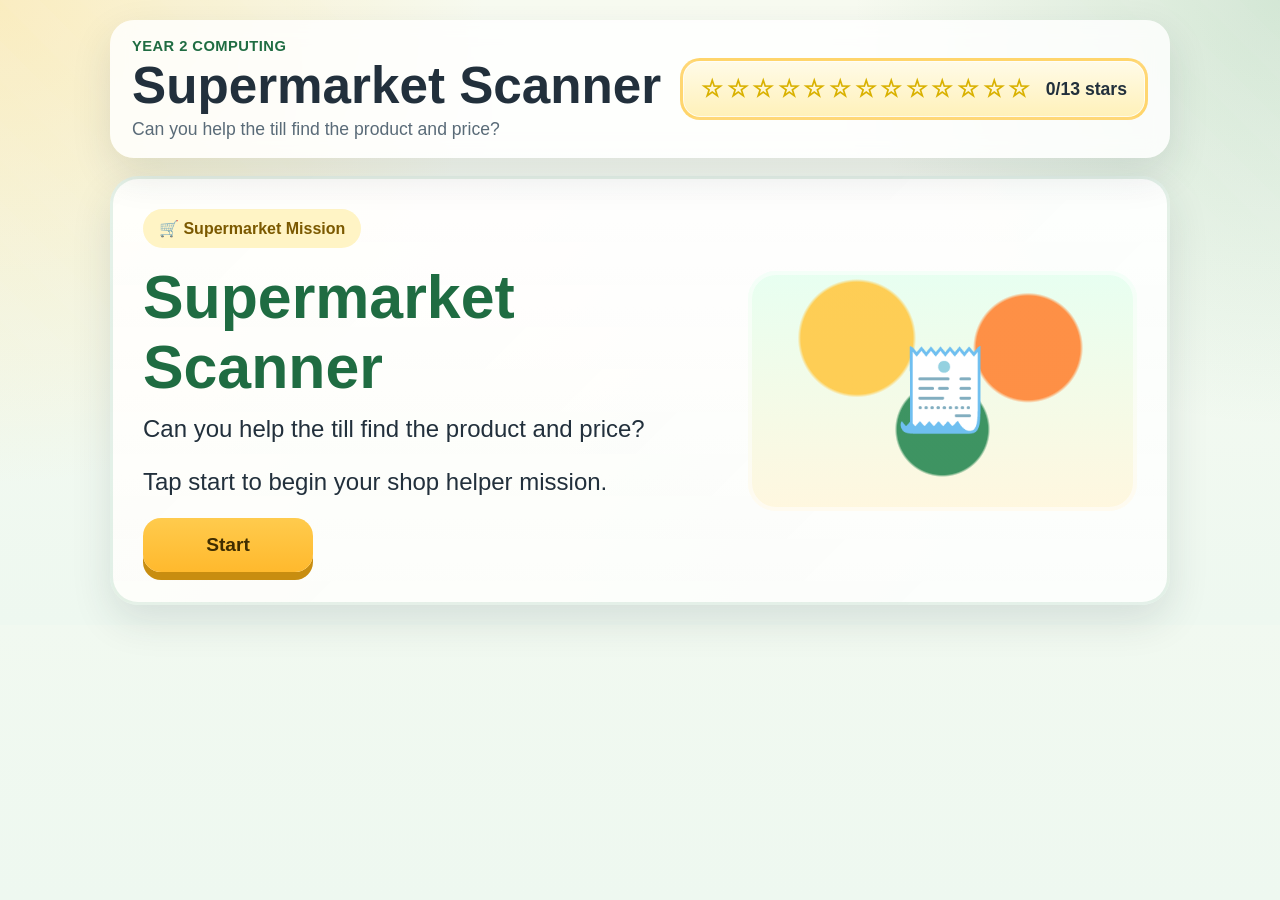
<file: Barcode Scanner/index.html>
<!DOCTYPE html>
<html lang="en">
<head>
  <meta charset="UTF-8" />
  <meta name="viewport" content="width=device-width, initial-scale=1.0" />
  <title>Supermarket Scanner</title>
  <style>
    :root {
      --bg: #f7f9ef;
      --panel: #ffffff;
      --panel-2: #fff7e1;
      --ink: #22303c;
      --muted: #5a6b78;
      --green: #2e8b57;
      --green-dark: #1f6c42;
      --yellow: #ffcb4d;
      --orange: #ff8a3d;
      --red: #d95c5c;
      --shadow: 0 16px 40px rgba(34, 48, 60, 0.12);
      --radius: 24px;
    }

    * { box-sizing: border-box; }

    html, body {
      margin: 0;
      min-height: 100%;
      font-family: "Trebuchet MS", "Verdana", sans-serif;
      background:
        radial-gradient(circle at top left, rgba(255, 203, 77, 0.30), transparent 34%),
        radial-gradient(circle at top right, rgba(46, 139, 87, 0.18), transparent 30%),
        linear-gradient(180deg, #f8fbf1 0%, #eef8f0 100%);
      color: var(--ink);
    }

    body {
      position: relative;
      overflow-x: hidden;
    }

    body::before {
      content: "";
      position: fixed;
      inset: 0;
      background-image:
        linear-gradient(45deg, rgba(255,255,255,0.16) 25%, transparent 25%, transparent 50%, rgba(255,255,255,0.16) 50%, rgba(255,255,255,0.16) 75%, transparent 75%, transparent);
      background-size: 80px 80px;
      opacity: 0.22;
      pointer-events: none;
      z-index: 0;
    }

    .shell {
      position: relative;
      z-index: 1;
      max-width: 1100px;
      margin: 0 auto;
      padding: 20px;
    }

    .topbar {
      display: flex;
      justify-content: space-between;
      align-items: center;
      gap: 16px;
      padding: 18px 22px;
      margin-bottom: 18px;
      border-radius: var(--radius);
      background: rgba(255,255,255,0.82);
      box-shadow: var(--shadow);
      backdrop-filter: blur(10px);
    }

    .eyebrow {
      margin: 0 0 6px;
      font-size: 0.92rem;
      letter-spacing: 0.03em;
      color: var(--green-dark);
      font-weight: 700;
      text-transform: uppercase;
    }

    h1 {
      margin: 0;
      font-size: clamp(2rem, 4vw, 3.2rem);
      line-height: 1;
    }

    .subtitle {
      margin: 8px 0 0;
      color: var(--muted);
      font-size: 1.1rem;
    }

    .star-meter {
      min-width: 156px;
      display: flex;
      align-items: center;
      gap: 12px;
      padding: 14px 18px;
      border-radius: 20px;
      background: linear-gradient(180deg, #fffbe8, #fff1b9);
      border: 3px solid rgba(255, 203, 77, 0.72);
      box-shadow: inset 0 0 0 1px rgba(255,255,255,0.7);
      font-weight: 700;
      font-size: 1.1rem;
      white-space: nowrap;
    }

    .stars {
      font-size: 1.5rem;
      letter-spacing: 0.15em;
      color: #d9b100;
    }

    main {
      display: block;
    }

    .panel {
      background: rgba(255,255,255,0.9);
      border-radius: calc(var(--radius) + 4px);
      box-shadow: var(--shadow);
      padding: clamp(18px, 3vw, 30px);
      border: 3px solid rgba(46, 139, 87, 0.12);
    }

    .hero {
      background:
        linear-gradient(180deg, rgba(255,255,255,0.94), rgba(255,255,255,0.9)),
        linear-gradient(135deg, rgba(255, 203, 77, 0.22), rgba(46, 139, 87, 0.12));
    }

    .hero-grid {
      display: grid;
      grid-template-columns: 1.2fr 0.8fr;
      gap: 22px;
      align-items: center;
    }

    .hero-art {
      min-height: 240px;
      border-radius: 28px;
      background:
        radial-gradient(circle at 28% 28%, rgba(255, 203, 77, 0.95) 0 17%, transparent 18%),
        radial-gradient(circle at 72% 32%, rgba(255, 138, 61, 0.95) 0 16%, transparent 17%),
        radial-gradient(circle at 50% 66%, rgba(46, 139, 87, 0.92) 0 18%, transparent 19%),
        linear-gradient(180deg, #e7fff1, #fff7df);
      display: grid;
      place-items: center;
      text-align: center;
      font-size: clamp(3.2rem, 10vw, 5rem);
      box-shadow: inset 0 0 0 4px rgba(255,255,255,0.55);
    }

    .mission-title {
      margin: 0 0 10px;
      font-size: clamp(2.2rem, 5vw, 3.8rem);
      color: var(--green-dark);
    }

    .big-text {
      font-size: clamp(1.2rem, 2.4vw, 1.5rem);
      line-height: 1.45;
      margin: 0 0 18px;
      color: var(--ink);
    }

    .badge {
      display: inline-flex;
      align-items: center;
      gap: 8px;
      border-radius: 999px;
      padding: 10px 16px;
      background: #fff4c5;
      color: #7b5900;
      font-weight: 700;
      margin-bottom: 14px;
    }

    .button-row {
      display: flex;
      flex-wrap: wrap;
      gap: 12px;
      align-items: center;
    }

    button {
      border: 0;
      border-radius: 18px;
      font: inherit;
      cursor: pointer;
      transition: transform 0.15s ease, box-shadow 0.15s ease, background 0.15s ease;
    }

    button:hover { transform: translateY(-2px); }
    button:active { transform: translateY(0); }
    button:focus-visible {
      outline: 4px solid rgba(255, 138, 61, 0.4);
      outline-offset: 3px;
    }

    .btn-primary {
      background: linear-gradient(180deg, #ffcb4d, #ffb92d);
      color: #3f2d00;
      font-weight: 800;
      box-shadow: 0 8px 0 #c88d10;
      padding: 16px 24px;
      min-width: 170px;
      font-size: 1.2rem;
    }

    .btn-secondary {
      background: linear-gradient(180deg, #e9f7ef, #d1f0de);
      color: #0f4c2f;
      font-weight: 800;
      box-shadow: 0 8px 0 #9dd1b2;
      padding: 16px 22px;
      min-width: 170px;
      font-size: 1.1rem;
    }

    .btn-option {
      background: linear-gradient(180deg, #ffffff, #f4faf6);
      border: 3px solid #dce8df;
      color: var(--ink);
      font-weight: 700;
      padding: 16px 18px;
      min-height: 72px;
      width: 100%;
      text-align: left;
      box-shadow: 0 6px 0 rgba(34, 48, 60, 0.08);
    }

    .btn-option.correct {
      background: linear-gradient(180deg, #dcfbe9, #c8f3d8);
      border-color: #71c78e;
    }

    .btn-option.wrong {
      background: linear-gradient(180deg, #fff1f1, #ffe1e1);
      border-color: #ef9898;
    }

    .btn-option:disabled {
      cursor: default;
      opacity: 0.95;
      transform: none;
    }

    .section-title {
      margin: 0 0 10px;
      font-size: clamp(1.6rem, 3vw, 2.3rem);
      color: var(--green-dark);
    }

    .section-note {
      margin: 0 0 18px;
      color: var(--muted);
      font-size: 1.08rem;
      line-height: 1.5;
    }

    .diagram {
      display: grid;
      grid-template-columns: repeat(11, minmax(0, 1fr));
      gap: 12px;
      align-items: center;
      margin: 18px 0 20px;
    }

    .diagram-part {
      grid-column: span 2;
      min-height: 90px;
      padding: 14px 10px;
      border-radius: 20px;
      background: linear-gradient(180deg, #ffffff, #f5fbf7);
      border: 3px solid #dbe9df;
      font-weight: 800;
      text-align: center;
      box-shadow: 0 6px 0 rgba(34, 48, 60, 0.06);
    }

    .diagram-part.active {
      background: linear-gradient(180deg, #fff7cc, #ffe9a5);
      border-color: #ffcb4d;
    }

    .diagram-arrow {
      grid-column: span 1;
      text-align: center;
      font-size: 2rem;
      color: var(--green-dark);
      font-weight: 800;
    }

    .explain-box {
      margin-top: 10px;
      padding: 18px;
      background: var(--panel-2);
      border-radius: 20px;
      border: 3px dashed rgba(255, 138, 61, 0.35);
      min-height: 74px;
      font-size: 1.14rem;
      line-height: 1.4;
      display: flex;
      align-items: center;
    }

    .grid-2 {
      display: grid;
      grid-template-columns: 1fr 1fr;
      gap: 18px;
      align-items: start;
    }

    .product-card, .receipt-card, .quiz-card {
      background: linear-gradient(180deg, #ffffff, #f8fffb);
      border: 3px solid #ddeadd;
      border-radius: 24px;
      padding: 20px;
      box-shadow: 0 8px 0 rgba(34, 48, 60, 0.06);
    }

    .product-card h3, .receipt-card h3, .quiz-card h3 {
      margin: 0 0 10px;
      font-size: 1.5rem;
      color: var(--green-dark);
    }

    .barcode {
      display: inline-block;
      margin-top: 8px;
      padding: 10px 14px;
      border-radius: 14px;
      background: #eef7ff;
      border: 2px solid #b7d9ff;
      font-weight: 800;
      font-size: 1.2rem;
      letter-spacing: 0.08em;
    }

    .scan-read {
      margin-top: 14px;
      padding: 14px 16px;
      border-radius: 16px;
      background: #f1fff6;
      border: 2px solid #87d5a5;
      font-size: 1.15rem;
      font-weight: 700;
    }

    .product-icon {
      width: 92px;
      height: 92px;
      display: grid;
      place-items: center;
      border-radius: 24px;
      background: linear-gradient(180deg, #fff2c9, #ffe7a2);
      font-size: 3.2rem;
      line-height: 1;
      margin-bottom: 10px;
      box-shadow: inset 0 0 0 3px rgba(255,255,255,0.65);
    }

    .card-disabled {
      opacity: 0.48;
      filter: grayscale(0.9);
    }

    .card-disabled button,
    .card-disabled .btn-option {
      pointer-events: none;
    }

    .till-display {
      min-height: 210px;
      display: grid;
      place-items: center;
      text-align: center;
      padding: 18px;
      border-radius: 22px;
      background: linear-gradient(180deg, #f5f9ff, #edf6ff);
      border: 3px dashed rgba(92, 142, 207, 0.35);
    }

    .till-display.empty {
      color: var(--muted);
      font-weight: 700;
    }

    .till-name {
      font-size: 1.6rem;
      font-weight: 800;
      color: var(--green-dark);
      margin: 8px 0 6px;
    }

    .till-price {
      font-size: clamp(1.8rem, 4vw, 2.6rem);
      font-weight: 900;
      color: #7b5900;
      margin: 0;
    }

    .scan-stack {
      display: grid;
      gap: 14px;
    }

    .scan-card {
      display: grid;
      gap: 12px;
    }

    .scan-card .button-row {
      margin-top: 0;
    }

    .receipt-summary {
      margin-top: 14px;
      padding: 14px;
      border-radius: 18px;
      background: #fffaf0;
      border: 2px solid rgba(255, 203, 77, 0.55);
      font-weight: 700;
    }

    .match-board {
      display: grid;
      grid-template-columns: 1fr 0.95fr;
      gap: 18px;
      align-items: start;
    }

    .match-list {
      display: grid;
      gap: 12px;
    }

    .barcode-list {
      display: grid;
      gap: 12px;
    }

    .match-card {
      display: grid;
      gap: 8px;
      text-align: left;
      width: 100%;
      min-height: 120px;
      padding: 16px;
      border-radius: 22px;
      background: linear-gradient(180deg, #ffffff, #f8fffb);
      border: 3px solid #ddeadd;
      box-shadow: 0 8px 0 rgba(34, 48, 60, 0.06);
    }

    .match-card .match-label {
      margin: 0;
      font-size: 1.05rem;
      color: var(--muted);
      font-weight: 700;
    }

    .barcode-card {
      width: 100%;
      min-height: 96px;
      padding: 14px 16px;
      border-radius: 22px;
      background: linear-gradient(180deg, #ffffff, #f5fbff);
      border: 3px solid #d4e6fb;
      box-shadow: 0 8px 0 rgba(34, 48, 60, 0.06);
      text-align: center;
      font-weight: 900;
      letter-spacing: 0.12em;
    }

    .barcode-card small {
      display: block;
      margin-bottom: 8px;
      letter-spacing: 0.02em;
      color: var(--muted);
      font-weight: 700;
    }

    .match-selected {
      outline: 5px solid rgba(255, 138, 61, 0.3);
      border-color: #ff8a3d;
    }

    .match-complete {
      background: linear-gradient(180deg, #dcfbe9, #c8f3d8);
      border-color: #72c88d;
    }

    .match-pill {
      display: inline-flex;
      align-items: center;
      gap: 8px;
      padding: 9px 14px;
      border-radius: 999px;
      background: #fff5cf;
      font-size: 0.98rem;
      font-weight: 800;
      color: #6c4c00;
      margin-bottom: 10px;
    }

    .choices {
      display: grid;
      grid-template-columns: repeat(3, minmax(0, 1fr));
      gap: 12px;
      margin-top: 16px;
    }

    .feedback {
      margin: 16px 0 0;
      min-height: 1.6em;
      font-size: 1.12rem;
      font-weight: 700;
      color: var(--green-dark);
    }

    .feedback.bad {
      color: var(--red);
    }

    .receipt-list {
      list-style: none;
      padding: 0;
      margin: 0;
      display: grid;
      gap: 10px;
    }

    .receipt-line {
      display: flex;
      justify-content: space-between;
      gap: 16px;
      align-items: center;
      padding: 12px 14px;
      border-radius: 16px;
      background: #fffdf4;
      border: 2px dashed rgba(46, 139, 87, 0.25);
      font-size: 1.05rem;
      font-weight: 700;
    }

    .total-box {
      margin-top: 16px;
      padding: 16px;
      border-radius: 18px;
      background: linear-gradient(180deg, #fff4c5, #ffe69a);
      font-size: 1.25rem;
      font-weight: 800;
      text-align: center;
      color: #594000;
    }

    .receipt-wrap {
      display: grid;
      grid-template-columns: 1fr 1.1fr;
      gap: 18px;
    }

    .question-number {
      margin: 0 0 8px;
      color: var(--orange);
      font-weight: 800;
      font-size: 1rem;
      text-transform: uppercase;
      letter-spacing: 0.04em;
    }

    .quiz-question {
      margin: 0 0 14px;
      font-size: clamp(1.3rem, 2.8vw, 1.8rem);
      line-height: 1.35;
    }

    .final-screen {
      text-align: center;
      background:
        radial-gradient(circle at top, rgba(255, 203, 77, 0.24), transparent 46%),
        linear-gradient(180deg, #ffffff, #f7fff9);
    }

    .final-badge {
      display: inline-block;
      padding: 14px 18px;
      border-radius: 999px;
      background: linear-gradient(180deg, #dcfbe9, #c9f5d9);
      border: 3px solid #72c88d;
      color: #135736;
      font-weight: 800;
      font-size: 1.08rem;
      margin-bottom: 14px;
    }

    .final-title {
      margin: 8px 0 10px;
      font-size: clamp(2.2rem, 6vw, 4rem);
      color: var(--green-dark);
    }

    .final-subtitle {
      margin: 0 auto 20px;
      max-width: 760px;
      font-size: clamp(1.1rem, 2.4vw, 1.4rem);
      line-height: 1.5;
    }

    .final-stars {
      display: inline-flex;
      align-items: center;
      gap: 10px;
      padding: 16px 18px;
      border-radius: 20px;
      background: #fff6cf;
      font-size: 1.2rem;
      font-weight: 800;
      margin-bottom: 18px;
    }

    .hidden {
      display: none !important;
    }

    #confetti {
      position: fixed;
      inset: 0;
      pointer-events: none;
      overflow: hidden;
      z-index: 2;
    }

    .confetti-piece {
      position: absolute;
      top: -20px;
      width: 12px;
      height: 20px;
      border-radius: 4px;
      opacity: 0.95;
      animation: confetti-fall 3.8s linear forwards;
    }

    @keyframes confetti-fall {
      0% { transform: translate3d(0, 0, 0) rotate(0deg); opacity: 1; }
      100% { transform: translate3d(var(--drift), 110vh, 0) rotate(720deg); opacity: 0.95; }
    }

    @media (max-width: 900px) {
      .hero-grid,
      .grid-2,
      .receipt-wrap,
      .match-board {
        grid-template-columns: 1fr;
      }

      .diagram {
        grid-template-columns: repeat(2, minmax(0, 1fr));
      }

      .diagram-part {
        grid-column: span 1;
      }

      .diagram-arrow {
        display: none;
      }
    }

    @media (max-width: 700px) {
      .shell {
        padding: 12px;
      }

      .topbar {
        flex-direction: column;
        align-items: flex-start;
      }

      .choices {
        grid-template-columns: 1fr;
      }

      .btn-primary,
      .btn-secondary {
        width: 100%;
      }
    }
  </style>
</head>
<body>
  <div class="shell">
    <header class="topbar">
      <div>
        <p class="eyebrow">Year 2 Computing</p>
        <h1>Supermarket Scanner</h1>
        <p class="subtitle">Can you help the till find the product and price?</p>
      </div>
      <div class="star-meter" aria-live="polite">
        <span class="stars" id="starVisual" aria-hidden="true">☆☆☆☆☆☆☆☆☆☆☆☆☆</span>
        <span><span id="starCount">0</span>/<span id="starTotal">13</span> stars</span>
      </div>
    </header>

    <main id="app"></main>
  </div>

  <div id="confetti" aria-hidden="true"></div>

    <script>
    // One editable product list for all supermarket activities.
    const PRODUCTS = [
      { name: "Apple Juice", barcode: "1001", price: 25, icon: "🧃" },
      { name: "Banana", barcode: "1002", price: 10, icon: "🍌" },
      { name: "Milk", barcode: "1003", price: 18, icon: "🥛" },
      { name: "Bread", barcode: "1004", price: 30, icon: "🍞" },
      { name: "Eggs", barcode: "1005", price: 42, icon: "🥚" },
      { name: "Rice", barcode: "1006", price: 55, icon: "🍚" },
      { name: "Noodles", barcode: "1007", price: 20, icon: "🍜" },
      { name: "Cereal", barcode: "1008", price: 48, icon: "🥣" },
      { name: "Yogurt", barcode: "1009", price: 22, icon: "🍨" },
      { name: "Orange", barcode: "1010", price: 15, icon: "🍊" },
      { name: "Soap", barcode: "1011", price: 28, icon: "🧼" },
      { name: "Pencil", barcode: "1012", price: 8, icon: "✏️" }
    ];

    const QUIZ_QUESTIONS = [
      {
        question: "Why are barcode scanners useful?",
        options: [
          "They make scanning quicker.",
          "They make food taste better.",
          "They make shops darker."
        ],
        answer: 0
      },
      {
        question: "What does the till do?",
        options: [
          "Finds the product and price.",
          "Paints a picture.",
          "Plays music."
        ],
        answer: 0
      },
      {
        question: "Why is IT helpful in shops?",
        options: [
          "It saves time and helps keep records.",
          "It makes people run.",
          "It hides the products."
        ],
        answer: 0
      }
    ];

    const TOTAL_STARS = 1 + 3 + 6 + QUIZ_QUESTIONS.length;

    const state = {
      screen: "welcome",
      stars: 0,
      runId: 0,
      confettiLaunched: false,
      systemMessage: "",
      seenParts: new Set(),
      activity2: {
        item: null,
        scanning: false,
        solved: false,
        feedback: "",
        feedbackBad: false
      },
      receipt: {
        items: [],
        scanned: {},
        scanning: {},
        lines: [],
        feedback: "",
        feedbackBad: false
      },
      match: {
        products: [],
        barcodes: [],
        selectedProduct: "",
        selectedBarcode: "",
        matched: {},
        feedback: "",
        feedbackBad: false
      },
      quiz: {
        order: [],
        index: 0,
        solvedFlags: {},
        feedback: "",
        feedbackBad: false,
        locked: false
      }
    };

    const app = document.getElementById("app");
    const starCountEl = document.getElementById("starCount");
    const starVisualEl = document.getElementById("starVisual");
    const starTotalEl = document.getElementById("starTotal");
    const confettiEl = document.getElementById("confetti");

    let audioContext = null;

    function shuffleArray(list) {
      const copy = list.slice();
      for (let i = copy.length - 1; i > 0; i -= 1) {
        const j = Math.floor(Math.random() * (i + 1));
        [copy[i], copy[j]] = [copy[j], copy[i]];
      }
      return copy;
    }

    function cloneProduct(product) {
      return { ...product };
    }

    function pickRandomProduct() {
      return shuffleArray(PRODUCTS)[0];
    }

    function pickUniqueProducts(count) {
      return shuffleArray(PRODUCTS).slice(0, count);
    }

    function findProductByBarcode(barcode) {
      return PRODUCTS.find((product) => product.barcode === barcode) || null;
    }

    function updateStars() {
      starTotalEl.textContent = TOTAL_STARS;
      starCountEl.textContent = state.stars;
      starVisualEl.textContent = "⭐".repeat(state.stars) + "☆".repeat(Math.max(0, TOTAL_STARS - state.stars));
    }

    function awardStar(flagContainer, key) {
      if (!flagContainer[key]) {
        flagContainer[key] = true;
        state.stars += 1;
        updateStars();
      }
    }

    function schedule(fn, delay) {
      const token = state.runId;
      window.setTimeout(() => {
        if (state.runId === token) {
          fn();
        }
      }, delay);
    }

    function playBeep() {
      const Context = window.AudioContext || window.webkitAudioContext;
      if (!Context) return;
      if (!audioContext) {
        audioContext = new Context();
      }
      if (audioContext.state === "suspended") {
        audioContext.resume();
      }

      const now = audioContext.currentTime;
      const oscillator = audioContext.createOscillator();
      const gain = audioContext.createGain();
      oscillator.type = "square";
      oscillator.frequency.setValueAtTime(880, now);
      gain.gain.setValueAtTime(0.0001, now);
      gain.gain.exponentialRampToValueAtTime(0.09, now + 0.01);
      gain.gain.exponentialRampToValueAtTime(0.0001, now + 0.18);
      oscillator.connect(gain);
      gain.connect(audioContext.destination);
      oscillator.start(now);
      oscillator.stop(now + 0.2);
    }

    function playMatchSound(kind) {
      const Context = window.AudioContext || window.webkitAudioContext;
      if (!Context) return;
      if (!audioContext) {
        audioContext = new Context();
      }
      if (audioContext.state === "suspended") {
        audioContext.resume();
      }

      const now = audioContext.currentTime;
      const notes = kind === "correct"
        ? [784, 988]
        : [220, 196];
      const durations = kind === "correct"
        ? [0.12, 0.16]
        : [0.14, 0.18];
      const wave = kind === "correct" ? "triangle" : "square";

      notes.forEach((frequency, index) => {
        const oscillator = audioContext.createOscillator();
        const gain = audioContext.createGain();
        const start = now + index * 0.11;
        oscillator.type = wave;
        oscillator.frequency.setValueAtTime(frequency, start);
        gain.gain.setValueAtTime(0.0001, start);
        gain.gain.exponentialRampToValueAtTime(kind === "correct" ? 0.08 : 0.06, start + 0.01);
        gain.gain.exponentialRampToValueAtTime(0.0001, start + durations[index]);
        oscillator.connect(gain);
        gain.connect(audioContext.destination);
        oscillator.start(start);
        oscillator.stop(start + durations[index] + 0.02);
      });
    }

    function createRunState() {
      const scanItem = cloneProduct(pickRandomProduct());
      const receiptItems = pickUniqueProducts(3).map(cloneProduct);
      const matchProducts = pickUniqueProducts(6).map(cloneProduct);

      state.activity2 = {
        item: scanItem,
        scanning: false,
        solved: false,
        feedback: "Tap Scan to read the barcode.",
        feedbackBad: false
      };

      state.receipt = {
        items: receiptItems,
        scanned: {},
        scanning: {},
        lines: [],
        feedback: "Scan each item to build the receipt.",
        feedbackBad: false
      };

      state.match = {
        products: shuffleArray(matchProducts),
        barcodes: shuffleArray(matchProducts.map((product) => product.barcode)),
        selectedProduct: "",
        selectedBarcode: "",
        matched: {},
        feedback: "Match a product card to a barcode card.",
        feedbackBad: false
      };

      state.quiz = {
        order: shuffleArray(QUIZ_QUESTIONS),
        index: 0,
        solvedFlags: {},
        feedback: "Pick one answer.",
        feedbackBad: false,
        locked: false
      };
    }

    function resetGame() {
      state.runId += 1;
      state.screen = "welcome";
      state.stars = 0;
      state.confettiLaunched = false;
      state.systemMessage = "";
      state.seenParts = new Set();
      createRunState();
      confettiEl.innerHTML = "";
      updateStars();
      render();
    }

    function partText(part) {
      const parts = {
        product: "This is what the customer wants to buy.",
        barcode: "The barcode has a code for the product.",
        scanner: "The scanner reads the barcode.",
        till: "The till uses the code to find the product.",
        price: "The computer finds the price.",
        receipt: "The receipt shows what was bought."
      };
      return parts[part] || "";
    }

    function currentQuizItem() {
      return state.quiz.order[state.quiz.index];
    }

    function launchConfetti() {
      confettiEl.innerHTML = "";
      const colors = ["#ffcb4d", "#ff8a3d", "#2e8b57", "#7dd3fc", "#f472b6"];
      const pieces = 70;

      for (let i = 0; i < pieces; i += 1) {
        const piece = document.createElement("span");
        piece.className = "confetti-piece";
        piece.style.left = `${Math.random() * 100}%`;
        piece.style.background = colors[i % colors.length];
        piece.style.setProperty("--drift", `${(Math.random() * 2 - 1) * 160}px`);
        piece.style.animationDelay = `${Math.random() * 0.9}s`;
        piece.style.transform = `rotate(${Math.random() * 180}deg)`;
        piece.style.width = `${8 + Math.random() * 10}px`;
        piece.style.height = `${10 + Math.random() * 16}px`;
        confettiEl.appendChild(piece);
      }
    }

    function renderWelcome() {
      return `
        <section class="panel hero">
          <div class="hero-grid">
            <div>
              <div class="badge">🛒 Supermarket Mission</div>
              <h2 class="mission-title">Supermarket Scanner</h2>
              <p class="big-text">Can you help the till find the product and price?</p>
              <p class="big-text">Tap start to begin your shop helper mission.</p>
              <div class="button-row">
                <button class="btn-primary" data-action="start">Start</button>
              </div>
            </div>
            <div class="hero-art" aria-hidden="true">🧾</div>
          </div>
        </section>
      `;
    }

    function renderSystem() {
      const labels = ["product", "barcode", "scanner", "till", "price", "receipt"];
      return `
        <section class="panel">
          <h2 class="section-title">Activity 1: Meet the system</h2>
          <p class="section-note">Tap each box to learn what it does.</p>

          <div class="diagram" aria-label="Product to receipt diagram">
            ${labels.map((part, index) => `
              <button class="diagram-part ${state.seenParts.has(part) ? "active" : ""}" data-action="part" data-part="${part}">
                ${part.charAt(0).toUpperCase() + part.slice(1)}
              </button>
              ${index < labels.length - 1 ? '<div class="diagram-arrow">→</div>' : ""}
            `).join("")}
          </div>

          <div class="explain-box" role="status" aria-live="polite">
            ${state.systemMessage || "Tap a box to see a simple explanation."}
          </div>

          <div class="button-row" style="margin-top: 18px;">
            <button class="btn-secondary" data-action="next" data-screen="scan">Next</button>
          </div>
        </section>
      `;
    }

    function renderScanItem() {
      const item = state.activity2.item;
      return `
        <section class="panel">
          <h2 class="section-title">Activity 2: Scan the item</h2>
          <p class="section-note">Press Scan. The till will show the product and the price.</p>

          <div class="grid-2">
            <div class="product-card ${state.activity2.solved ? "card-disabled" : ""}">
              <div class="product-icon" aria-hidden="true">${item.icon}</div>
              <h3>${item.name}</h3>
              <p class="section-note" style="margin-bottom: 0;">Barcode: ${item.barcode}</p>
              <div class="button-row" style="margin-top: 16px;">
                <button class="btn-primary" data-action="scan-item" ${state.activity2.scanning || state.activity2.solved ? "disabled" : ""}>
                  ${state.activity2.scanning ? "Beep..." : state.activity2.solved ? "Scanned" : "Scan"}
                </button>
              </div>
              <p class="feedback ${state.activity2.feedbackBad ? "bad" : ""}" aria-live="polite">${state.activity2.feedback}</p>
            </div>

            <div class="product-card">
              <h3>Till display</h3>
              <div class="till-display ${state.activity2.solved ? "" : "empty"}" aria-live="polite">
                ${state.activity2.solved ? `
                  <div>
                    <div class="product-icon" style="margin: 0 auto 10px;">${item.icon}</div>
                    <div class="till-name">${item.name}</div>
                    <p class="till-price">${item.price} baht</p>
                  </div>
                ` : "<span>Waiting for scan.</span>"}
              </div>
              <div class="scan-read" style="margin-top: 14px;">
                ${state.activity2.solved ? `Scanner found ${item.name}.` : "Tap Scan to start."}
              </div>
            </div>
          </div>

          <div class="button-row" style="margin-top: 18px;">
            <button class="btn-secondary" data-action="next" data-screen="receipt" ${!state.activity2.solved ? "disabled" : ""}>Next</button>
          </div>
        </section>
      `;
    }

    function renderReceipt() {
      const total = state.receipt.lines.reduce((sum, line) => sum + line.price, 0);
      const allScanned = state.receipt.lines.length === state.receipt.items.length;

      return `
        <section class="panel">
          <h2 class="section-title">Activity 3: Build the receipt</h2>
          <p class="section-note">Scan 3 items. The receipt updates after each scan.</p>

          <div class="receipt-wrap">
            <div class="scan-stack">
              ${state.receipt.items.map((item) => {
                const scanned = Boolean(state.receipt.scanned[item.barcode]);
                const scanning = Boolean(state.receipt.scanning[item.barcode]);
                return `
                  <div class="product-card scan-card ${scanned ? "card-disabled" : ""}">
                    <div class="product-icon" aria-hidden="true">${item.icon}</div>
                    <h3>${item.name}</h3>
                    <p class="section-note" style="margin-bottom: 0;">Barcode: ${item.barcode}</p>
                    <div class="button-row">
                      <button class="btn-primary" data-action="scan-receipt-item" data-barcode="${item.barcode}" ${scanned || scanning ? "disabled" : ""}>
                        ${scanning ? "Beep..." : scanned ? "Done" : "Scan"}
                      </button>
                    </div>
                    ${scanned ? `<div class="scan-read">Added to receipt: ${item.price} baht</div>` : ""}
                  </div>
                `;
              }).join("")}
            </div>

            <div class="receipt-card">
              <h3>Receipt</h3>
              <ul class="receipt-list">
                ${state.receipt.lines.map((line) => `
                  <li class="receipt-line">
                    <span>${line.icon} ${line.name}</span>
                    <span>${line.price} baht</span>
                  </li>
                `).join("")}
              </ul>
              <div class="total-box">Total: ${total} baht</div>
              <div class="receipt-summary">${allScanned ? "Great! The receipt is complete." : "Scan all 3 items to finish."}</div>
            </div>
          </div>

          <div class="button-row" style="margin-top: 18px;">
            <button class="btn-secondary" data-action="next" data-screen="match" ${!allScanned ? "disabled" : ""}>Next</button>
          </div>
        </section>
      `;
    }

    function renderMatchBarcode() {
      const matchedCount = Object.keys(state.match.matched).length;
      const allMatched = matchedCount === state.match.products.length;

      return `
        <section class="panel">
          <h2 class="section-title">Activity 4: Match the barcode</h2>
          <p class="section-note">Click a product and then click the matching barcode.</p>
          <p class="match-pill">${matchedCount}/${state.match.products.length} matches</p>

          <div class="match-board">
            <div class="match-list">
              ${state.match.products.map((product) => {
                const matched = Boolean(state.match.matched[product.barcode]);
                const selected = state.match.selectedProduct === product.barcode;
                return `
                  <button
                    class="match-card ${matched ? "match-complete" : ""} ${selected ? "match-selected" : ""}"
                    data-action="pick-product"
                    data-barcode="${product.barcode}"
                    ${matched ? "disabled" : ""}
                  >
                    <p class="match-label">${matched ? "Matched" : "Product"}</p>
                    <div class="product-icon" aria-hidden="true">${product.icon}</div>
                    <h3 style="margin: 0;">${product.name}</h3>
                    <p class="match-label">${matched ? "Great!" : "Pick the barcode"}</p>
                  </button>
                `;
              }).join("")}
            </div>

            <div class="barcode-list">
              ${state.match.barcodes.map((barcode) => {
                const matched = Boolean(state.match.matched[barcode]);
                const selected = state.match.selectedBarcode === barcode;
                return `
                  <button
                    class="barcode-card ${matched ? "match-complete" : ""} ${selected ? "match-selected" : ""}"
                    data-action="pick-barcode"
                    data-barcode="${barcode}"
                    ${matched ? "disabled" : ""}
                  >
                    <small>${matched ? "Matched" : "Barcode"}</small>
                    <div style="font-size: 1.9rem; line-height: 1.2;">${barcode}</div>
                  </button>
                `;
              }).join("")}
            </div>
          </div>

          <p class="feedback ${state.match.feedbackBad ? "bad" : ""}" aria-live="polite">${state.match.feedback}</p>

          <div class="button-row" style="margin-top: 18px;">
            <button class="btn-secondary" data-action="next" data-screen="quiz" ${!allMatched ? "disabled" : ""}>Next</button>
          </div>
        </section>
      `;
    }

    function renderQuiz() {
      if (state.quiz.index >= state.quiz.order.length) {
        state.screen = "final";
        render();
        return "";
      }

      const question = currentQuizItem();

      return `
        <section class="panel">
          <h2 class="section-title">Activity 5: What helps the shop?</h2>
          <p class="section-note">Choose the best answer. You can try again if you need to.</p>

          <div class="quiz-card">
            <p class="question-number">Question ${state.quiz.index + 1} of ${state.quiz.order.length}</p>
            <p class="quiz-question">${question.question}</p>
            <div class="choices">
              ${question.options.map((option, index) => `
                <button
                  class="btn-option ${state.quiz.solvedFlags[state.quiz.index] ? (index === question.answer ? "correct" : "") : ""}"
                  data-action="answer-quiz"
                  data-value="${index}"
                  ${state.quiz.solvedFlags[state.quiz.index] ? "disabled" : ""}
                >
                  ${String.fromCharCode(65 + index)}. ${option}
                </button>
              `).join("")}
            </div>
            <p class="feedback ${state.quiz.feedbackBad ? "bad" : ""}" aria-live="polite">${state.quiz.feedback}</p>
          </div>
        </section>
      `;
    }

    function renderFinal() {
      const allStars = state.stars === TOTAL_STARS;
      if (!state.confettiLaunched) {
        launchConfetti();
        state.confettiLaunched = true;
      }

      return `
        <section class="panel final-screen">
          <div class="final-badge">Mission Complete</div>
          <h2 class="final-title">🏅 Supermarket IT Expert</h2>
          <div class="final-stars">
            <span>⭐</span>
            <span>${state.stars}/${TOTAL_STARS} stars earned</span>
          </div>
          <p class="final-subtitle">You showed how IT devices work together to help a shop.</p>
          ${allStars ? `<p class="final-subtitle" style="font-weight: 800; color: var(--green-dark);">🌟 Master Supermarket IT Expert 🌟</p>` : ""}
          <div class="button-row" style="justify-content: center; margin-top: 18px;">
            <button class="btn-primary" data-action="restart">Play again</button>
          </div>
        </section>
      `;
    }

    function render() {
      updateStars();

      if (state.screen === "welcome") {
        app.innerHTML = renderWelcome();
        return;
      }

      if (state.screen === "system") {
        app.innerHTML = renderSystem();
        return;
      }

      if (state.screen === "scan") {
        app.innerHTML = renderScanItem();
        return;
      }

      if (state.screen === "receipt") {
        app.innerHTML = renderReceipt();
        return;
      }

      if (state.screen === "match") {
        app.innerHTML = renderMatchBarcode();
        return;
      }

      if (state.screen === "quiz") {
        app.innerHTML = renderQuiz();
        return;
      }

      if (state.screen === "final") {
        app.innerHTML = renderFinal();
      }
    }

    app.addEventListener("click", (event) => {
      const button = event.target.closest("button[data-action]");
      if (!button) return;

      const action = button.dataset.action;

      if (action === "start") {
        state.screen = "system";
        render();
        return;
      }

      if (action === "next") {
        const screen = button.dataset.screen;
        if (screen) {
          state.screen = screen;
          render();
        }
        return;
      }

      if (action === "restart") {
        resetGame();
        return;
      }

      if (action === "part") {
        const part = button.dataset.part;
        state.seenParts.add(part);
        state.systemMessage = `${part.charAt(0).toUpperCase() + part.slice(1)}: ${partText(part)}`;
        render();
        return;
      }

      if (action === "scan-item") {
        if (state.activity2.scanning || state.activity2.solved) return;
        state.activity2.scanning = true;
        state.activity2.feedback = "Beep... scanning...";
        state.activity2.feedbackBad = false;
        playBeep();
        render();

        schedule(() => {
          state.activity2.scanning = false;
          awardStar(state.activity2, "solved");
          state.activity2.feedback = `${state.activity2.item.name} found. ${state.activity2.item.price} baht.`;
          state.activity2.feedbackBad = false;
          render();
        }, 650);
        return;
      }

      if (action === "scan-receipt-item") {
        const barcode = button.dataset.barcode;
        const item = state.receipt.items.find((entry) => entry.barcode === barcode);
        if (!item || state.receipt.scanned[barcode] || state.receipt.scanning[barcode]) return;
        state.receipt.scanning[barcode] = true;
        state.receipt.feedback = `Beep... scanning ${item.name}.`;
        state.receipt.feedbackBad = false;
        playBeep();
        render();

        schedule(() => {
          state.receipt.scanning[barcode] = false;
          state.receipt.lines.push({ name: item.name, price: item.price, icon: item.icon, barcode: item.barcode });
          awardStar(state.receipt.scanned, barcode);
          state.receipt.feedback = `${item.name} added to the receipt.`;
          state.receipt.feedbackBad = false;
          render();
        }, 650);
        return;
      }

      if (action === "pick-product") {
        const barcode = button.dataset.barcode;
        if (state.match.matched[barcode]) return;
        if (state.match.selectedBarcode) {
          if (state.match.selectedBarcode === barcode) {
            const product = findProductByBarcode(barcode);
            state.match.selectedProduct = "";
            state.match.selectedBarcode = "";
            playMatchSound("correct");
            awardStar(state.match.matched, barcode);
            state.match.feedback = `Great match: ${product.name}.`;
            state.match.feedbackBad = false;
          } else {
            playMatchSound("wrong");
            state.match.feedback = "Not quite. Try again.";
            state.match.feedbackBad = true;
            state.match.selectedProduct = "";
            state.match.selectedBarcode = "";
          }
        } else {
          state.match.selectedProduct = barcode;
          state.match.feedback = "Now pick the barcode.";
          state.match.feedbackBad = false;
        }
        render();
        return;
      }

      if (action === "pick-barcode") {
        const barcode = button.dataset.barcode;
        if (state.match.matched[barcode]) return;
        if (state.match.selectedProduct) {
          if (state.match.selectedProduct === barcode) {
            const product = findProductByBarcode(barcode);
            state.match.selectedProduct = "";
            state.match.selectedBarcode = "";
            playMatchSound("correct");
            awardStar(state.match.matched, barcode);
            state.match.feedback = `Great match: ${product.name}.`;
            state.match.feedbackBad = false;
          } else {
            playMatchSound("wrong");
            state.match.feedback = "Not quite. Try again.";
            state.match.feedbackBad = true;
            state.match.selectedProduct = "";
            state.match.selectedBarcode = "";
          }
        } else {
          state.match.selectedBarcode = barcode;
          state.match.feedback = "Now pick the product.";
          state.match.feedbackBad = false;
        }
        render();
        return;
      }

      if (action === "answer-quiz") {
        const index = state.quiz.index;
        if (state.quiz.solvedFlags[index] || state.quiz.locked) return;
        const choice = Number(button.dataset.value);
        const item = currentQuizItem();

        if (choice === item.answer) {
          state.quiz.locked = true;
          state.quiz.feedback = "Great job!";
          state.quiz.feedbackBad = false;
          awardStar(state.quiz.solvedFlags, index);
          render();

          schedule(() => {
            state.quiz.locked = false;
            state.quiz.feedback = "";
            state.quiz.feedbackBad = false;
            state.quiz.index += 1;
            if (state.quiz.index >= state.quiz.order.length) {
              state.screen = "final";
            }
            render();
          }, 850);
        } else {
          state.quiz.feedback = "Try again.";
          state.quiz.feedbackBad = true;
          render();
        }
      }
    });

    createRunState();
    updateStars();
    render();
  </script>
</body>
</html>
</file>
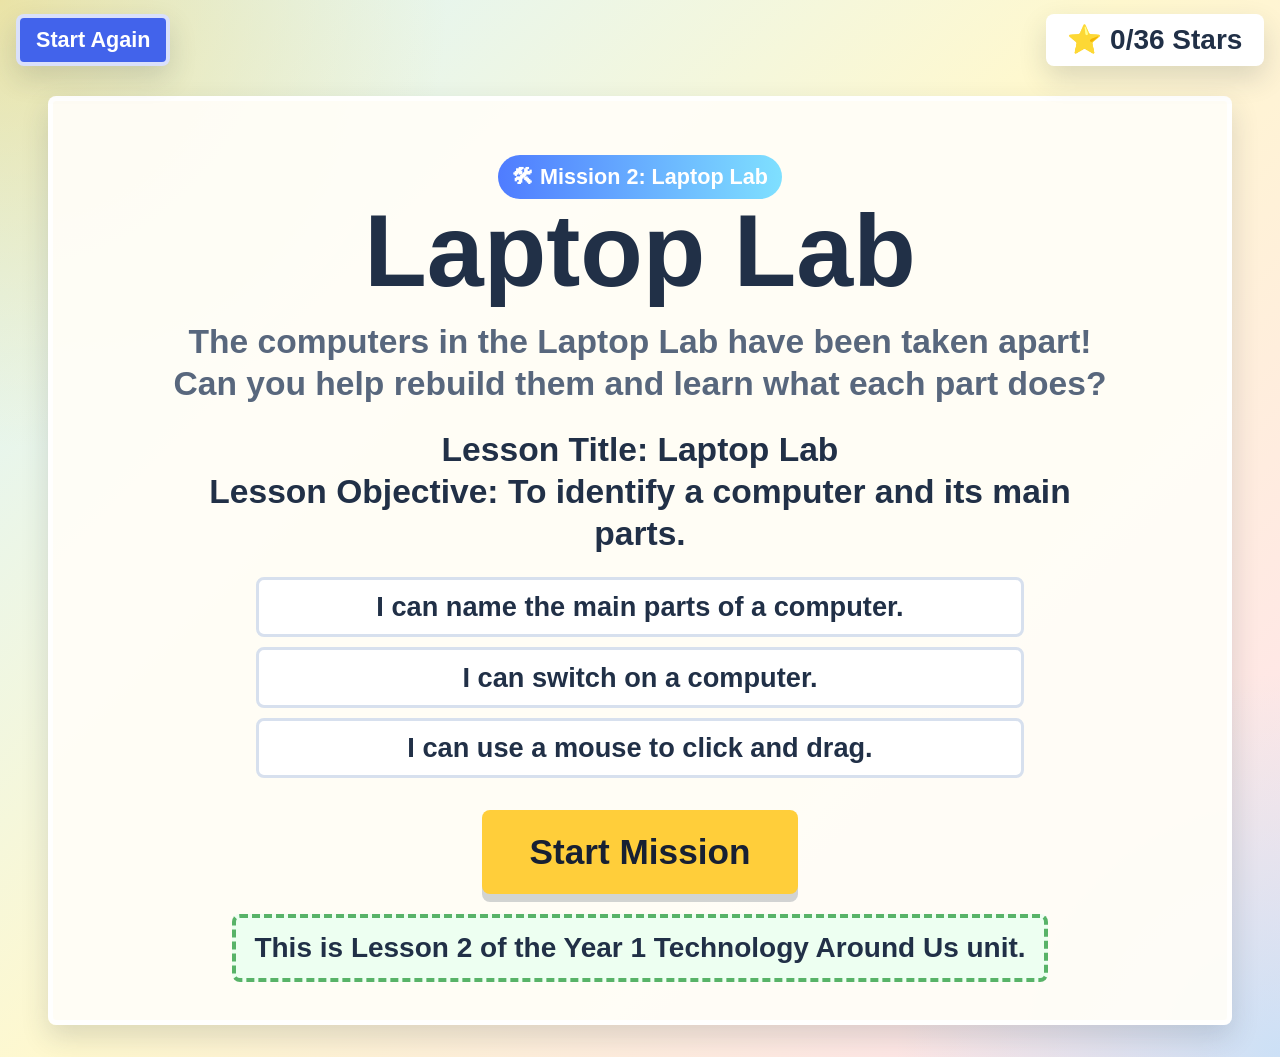
<file: Laptop Lab/index.html>
<!DOCTYPE html>
<html lang="en">
<head>
  <meta charset="UTF-8">
  <meta name="viewport" content="width=device-width, initial-scale=1.0">
  <title>Laptop Lab</title>
  <link rel="stylesheet" href="style.css">
</head>
<body>
  <header class="top-bar" aria-label="Game progress">
    <button class="small-button" id="homeButton" type="button">Start Again</button>
    <div class="stars" id="starCounter" aria-live="polite">⭐ 0/0 Stars</div>
  </header>

  <main id="app" class="app" aria-live="polite"></main>

  <script src="script.js"></script>
</body>
</html>
</file>
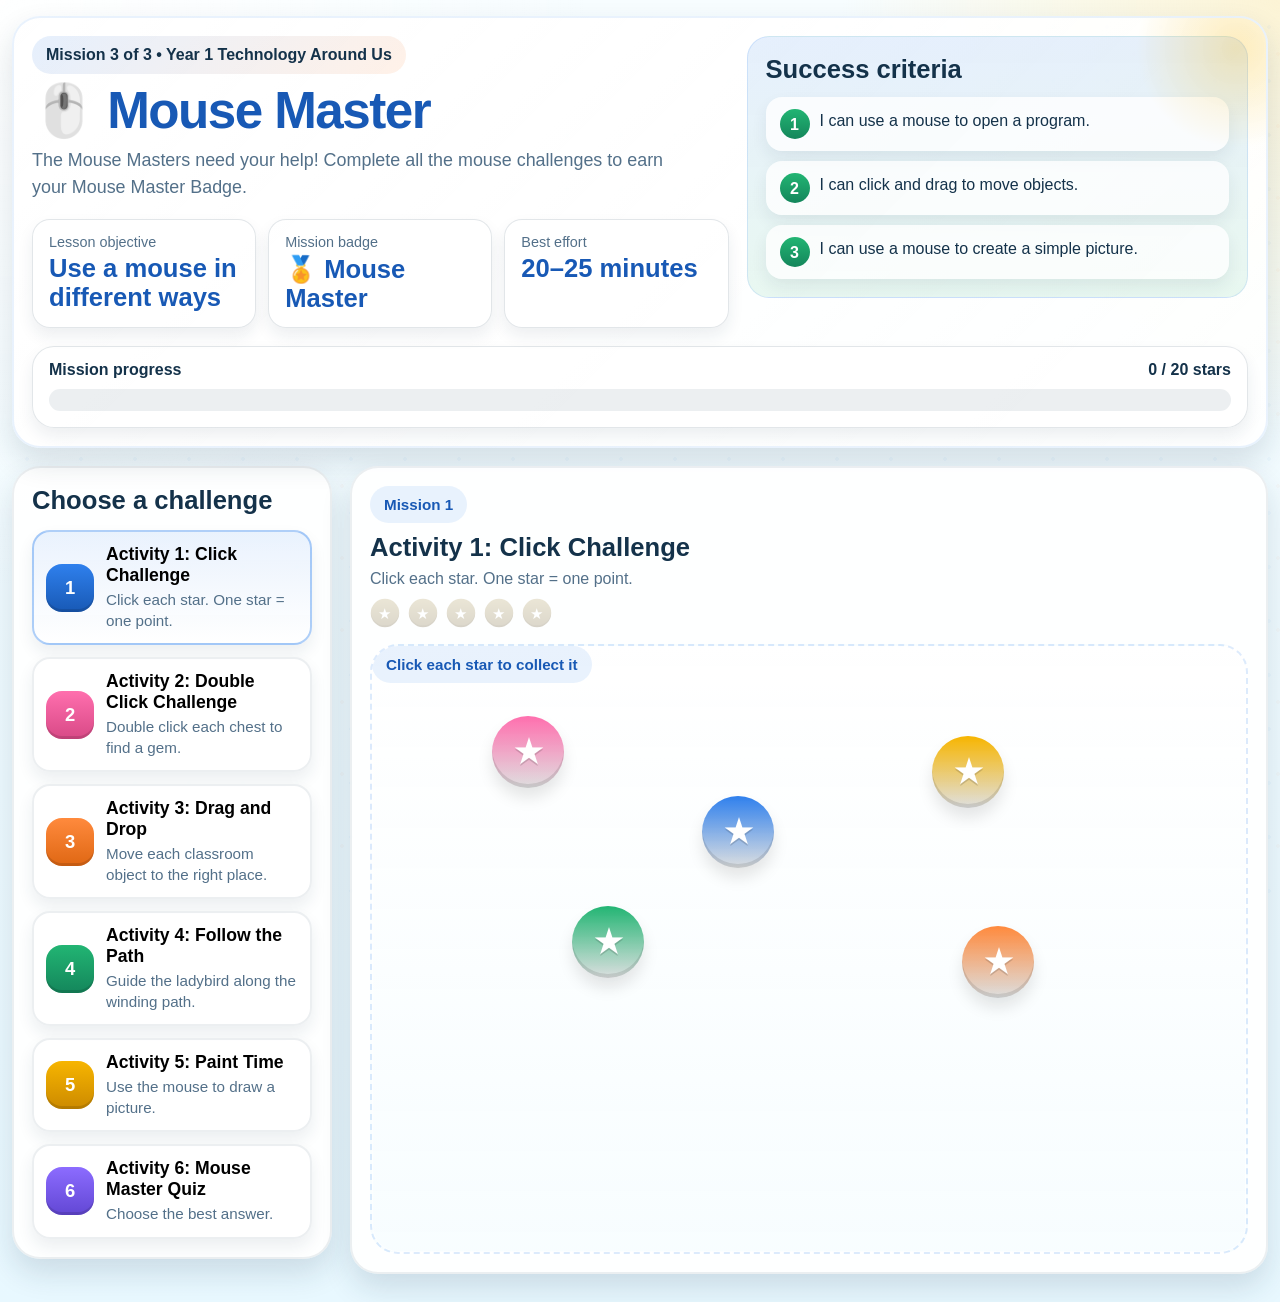
<file: Mouse game/index.html>
<!DOCTYPE html>
<html lang="en">
<head>
  <meta charset="UTF-8" />
  <meta name="viewport" content="width=device-width, initial-scale=1.0" />
  <title>Mouse Master | Year 1 Computing</title>
  <style>
    :root {
      /* Core colours - bright, friendly, and easy for Year 1 pupils to read. */
      --sky-1: #f7fdff;
      --sky-2: #e8f8ff;
      --panel: rgba(255, 255, 255, 0.92);
      --panel-strong: #ffffff;
      --ink: #14324a;
      --muted: #537089;
      --blue: #2f80ed;
      --blue-dark: #1859b5;
      --gold: #f7b500;
      --gold-dark: #cc8a00;
      --green: #22b573;
      --green-dark: #14865b;
      --pink: #ff6fae;
      --pink-dark: #d84986;
      --orange: #ff8a3d;
      --orange-dark: #df6713;
      --purple: #8c6cff;
      --purple-dark: #6247d4;
      --red: #ff5a68;
      --line: rgba(20, 50, 74, 0.12);
      --shadow: 0 14px 30px rgba(20, 50, 74, 0.14);
      --shadow-soft: 0 8px 16px rgba(20, 50, 74, 0.08);
      --radius-xl: 28px;
      --radius-lg: 22px;
      --radius-md: 18px;
      --radius-sm: 14px;
      --max-width: 1280px;
      --focus: 0 0 0 4px rgba(47, 128, 237, 0.22);
    }

    * {
      box-sizing: border-box;
    }

    html,
    body {
      margin: 0;
      min-height: 100%;
      color: var(--ink);
      font-family: "Trebuchet MS", "Verdana", "Arial", sans-serif;
      background:
        radial-gradient(circle at top left, rgba(255, 255, 255, 0.95), transparent 32%),
        radial-gradient(circle at top right, rgba(255, 239, 191, 0.65), transparent 24%),
        linear-gradient(180deg, var(--sky-1), var(--sky-2));
      overflow-x: hidden;
    }

    body::before {
      content: "";
      position: fixed;
      inset: 0;
      pointer-events: none;
      opacity: 0.4;
      background-image:
        radial-gradient(rgba(47, 128, 237, 0.08) 2px, transparent 2px),
        radial-gradient(rgba(255, 138, 61, 0.08) 2px, transparent 2px);
      background-size: 54px 54px, 72px 72px;
      background-position: 0 0, 18px 18px;
    }

    button,
    input,
    select,
    textarea {
      font: inherit;
    }

    button {
      border: 0;
      cursor: pointer;
    }

    button:focus-visible,
    input:focus-visible,
    [tabindex]:focus-visible {
      outline: none;
      box-shadow: var(--focus);
    }

    .app {
      width: min(calc(100% - 24px), var(--max-width));
      margin: 0 auto;
      padding: 16px 0 28px;
      position: relative;
      z-index: 1;
    }

    .hero {
      position: relative;
      padding: 18px;
      border-radius: var(--radius-xl);
      background: linear-gradient(135deg, rgba(255,255,255,0.98), rgba(255,255,255,0.88));
      border: 2px solid rgba(47, 128, 237, 0.10);
      box-shadow: var(--shadow);
      overflow: hidden;
      animation: floatIn 700ms ease-out both;
    }

    .hero::after {
      content: "";
      position: absolute;
      right: -80px;
      top: -80px;
      width: 220px;
      height: 220px;
      border-radius: 50%;
      background: radial-gradient(circle, rgba(247, 181, 0, 0.25), transparent 64%);
      pointer-events: none;
    }

    .hero-grid {
      display: grid;
      grid-template-columns: 1.25fr 0.9fr;
      gap: 18px;
      align-items: start;
    }

    .title-block h1 {
      margin: 0;
      font-size: clamp(2.2rem, 4vw, 4rem);
      line-height: 0.96;
      letter-spacing: -0.03em;
      color: var(--blue-dark);
      text-wrap: balance;
    }

    .title-block .mission-tag {
      display: inline-flex;
      align-items: center;
      gap: 10px;
      padding: 10px 14px;
      margin-bottom: 12px;
      border-radius: 999px;
      background: linear-gradient(135deg, rgba(47, 128, 237, 0.12), rgba(255, 138, 61, 0.12));
      color: var(--ink);
      font-weight: 800;
      font-size: 1rem;
    }

    .title-block p {
      margin: 12px 0 0;
      max-width: 64ch;
      font-size: clamp(1.05rem, 1.4vw, 1.25rem);
      line-height: 1.5;
      color: var(--muted);
    }

    .objective-card {
      display: grid;
      gap: 14px;
      padding: 18px;
      border-radius: var(--radius-lg);
      background: linear-gradient(180deg, rgba(47, 128, 237, 0.12), rgba(34, 181, 115, 0.10));
      border: 1px solid rgba(47, 128, 237, 0.14);
    }

    .objective-card h2,
    .panel h2,
    .section-title {
      margin: 0;
      color: var(--ink);
      font-size: clamp(1.15rem, 2vw, 1.7rem);
      line-height: 1.1;
    }

    .objective-list {
      display: grid;
      gap: 10px;
      margin: 0;
      padding: 0;
      list-style: none;
    }

    .objective-list li {
      display: flex;
      gap: 10px;
      align-items: flex-start;
      padding: 12px 14px;
      border-radius: 16px;
      background: rgba(255, 255, 255, 0.78);
      box-shadow: var(--shadow-soft);
      font-size: 1rem;
      line-height: 1.45;
    }

    .check-bullet {
      display: inline-grid;
      place-items: center;
      flex: 0 0 30px;
      width: 30px;
      height: 30px;
      border-radius: 50%;
      background: linear-gradient(180deg, var(--green), var(--green-dark));
      color: #fff;
      font-weight: 900;
    }

    .stats-bar {
      display: grid;
      grid-template-columns: repeat(3, minmax(0, 1fr));
      gap: 12px;
      margin-top: 18px;
    }

    .stat {
      padding: 14px 16px;
      border-radius: 18px;
      background: rgba(255, 255, 255, 0.86);
      border: 1px solid var(--line);
      box-shadow: var(--shadow-soft);
    }

    .stat .label {
      display: block;
      font-size: 0.9rem;
      color: var(--muted);
      margin-bottom: 4px;
    }

    .stat .value {
      font-size: clamp(1.35rem, 2vw, 1.9rem);
      font-weight: 900;
      color: var(--blue-dark);
    }

    .progress-wrap {
      margin-top: 18px;
      padding: 14px 16px 16px;
      border-radius: var(--radius-lg);
      background: rgba(255, 255, 255, 0.86);
      border: 1px solid var(--line);
      box-shadow: var(--shadow-soft);
    }

    .progress-head {
      display: flex;
      justify-content: space-between;
      gap: 10px;
      align-items: center;
      font-weight: 800;
      margin-bottom: 10px;
      font-size: 1rem;
    }

    .progress {
      position: relative;
      height: 22px;
      border-radius: 999px;
      background: rgba(20, 50, 74, 0.08);
      overflow: hidden;
    }

    .progress-fill {
      height: 100%;
      width: 0%;
      border-radius: inherit;
      background: linear-gradient(90deg, var(--pink), var(--orange), var(--gold), var(--green));
      transition: width 350ms ease;
    }

    .mission-shell {
      margin-top: 18px;
      display: grid;
      grid-template-columns: 320px 1fr;
      gap: 18px;
      align-items: start;
    }

    .panel {
      padding: 18px;
      border-radius: var(--radius-xl);
      background: var(--panel);
      border: 2px solid rgba(20, 50, 74, 0.08);
      box-shadow: var(--shadow);
    }

    .mission-list {
      display: grid;
      gap: 12px;
      margin-top: 16px;
    }

    .mission-card {
      display: grid;
      grid-template-columns: 48px 1fr;
      gap: 12px;
      align-items: center;
      width: 100%;
      padding: 12px;
      border-radius: 18px;
      background: rgba(255, 255, 255, 0.88);
      border: 2px solid rgba(20, 50, 74, 0.08);
      box-shadow: var(--shadow-soft);
      text-align: left;
      transition: transform 160ms ease, border-color 160ms ease, background 160ms ease;
    }

    .mission-card:hover {
      transform: translateY(-2px);
    }

    .mission-card.active {
      border-color: rgba(47, 128, 237, 0.38);
      background: linear-gradient(180deg, rgba(47, 128, 237, 0.10), rgba(255,255,255,0.98));
    }

    .mission-num {
      display: grid;
      place-items: center;
      width: 48px;
      height: 48px;
      border-radius: 16px;
      color: #fff;
      font-weight: 900;
      font-size: 1.15rem;
      background: linear-gradient(180deg, var(--blue), var(--blue-dark));
      box-shadow: inset 0 -3px 0 rgba(0, 0, 0, 0.12);
    }

    .mission-card:nth-child(2) .mission-num { background: linear-gradient(180deg, var(--pink), var(--pink-dark)); }
    .mission-card:nth-child(3) .mission-num { background: linear-gradient(180deg, var(--orange), var(--orange-dark)); }
    .mission-card:nth-child(4) .mission-num { background: linear-gradient(180deg, var(--green), var(--green-dark)); }
    .mission-card:nth-child(5) .mission-num { background: linear-gradient(180deg, var(--gold), var(--gold-dark)); }
    .mission-card:nth-child(6) .mission-num { background: linear-gradient(180deg, var(--purple), var(--purple-dark)); }

    .mission-card strong {
      display: block;
      margin-bottom: 4px;
      font-size: 1.1rem;
    }

    .mission-card span {
      color: var(--muted);
      font-size: 0.95rem;
      line-height: 1.35;
    }

    .activity-area {
      position: relative;
      min-height: 760px;
      overflow: hidden;
    }

    .activity-panel {
      display: none;
      animation: popIn 320ms ease-out both;
    }

    .activity-panel.active {
      display: block;
    }

    .activity-top {
      display: flex;
      justify-content: space-between;
      gap: 12px;
      align-items: flex-start;
      flex-wrap: wrap;
      margin-bottom: 16px;
    }

    .activity-top p {
      margin: 6px 0 0;
      color: var(--muted);
      line-height: 1.45;
      font-size: 1rem;
    }

    .activity-stars {
      display: inline-flex;
      flex-wrap: wrap;
      gap: 8px;
      align-items: center;
      margin-top: 8px;
    }

    .mini-star {
      width: 30px;
      height: 30px;
      border-radius: 50%;
      display: inline-grid;
      place-items: center;
      background: linear-gradient(180deg, var(--gold), var(--gold-dark));
      color: #fff;
      font-size: 1rem;
      box-shadow: inset 0 -2px 0 rgba(0,0,0,0.12);
    }

    .stage {
      position: relative;
      min-height: 610px;
      border-radius: var(--radius-xl);
      background: linear-gradient(180deg, rgba(255,255,255,0.98), rgba(247,253,255,0.92));
      border: 2px dashed rgba(47, 128, 237, 0.16);
      box-shadow: inset 0 0 0 1px rgba(255,255,255,0.6);
      padding: 18px;
      overflow: hidden;
    }

    .status-pill {
      display: inline-flex;
      align-items: center;
      gap: 8px;
      padding: 10px 14px;
      border-radius: 999px;
      background: rgba(47, 128, 237, 0.10);
      color: var(--blue-dark);
      font-weight: 800;
      font-size: 0.95rem;
    }

    .status-pill.good {
      background: rgba(34, 181, 115, 0.12);
      color: var(--green-dark);
    }

    .status-pill.warn {
      background: rgba(255, 138, 61, 0.12);
      color: var(--orange-dark);
    }

    .button-row {
      display: flex;
      gap: 10px;
      flex-wrap: wrap;
      margin-top: 14px;
    }

    .btn {
      padding: 14px 18px;
      border-radius: 18px;
      font-weight: 900;
      font-size: 1.05rem;
      color: #fff;
      background: linear-gradient(180deg, var(--blue), var(--blue-dark));
      box-shadow: inset 0 -3px 0 rgba(0,0,0,0.12), var(--shadow-soft);
      transition: transform 140ms ease, filter 140ms ease;
    }

    .btn:hover {
      transform: translateY(-2px);
      filter: brightness(1.02);
    }

    .btn.secondary {
      background: linear-gradient(180deg, var(--orange), var(--orange-dark));
    }

    .btn.ghost {
      color: var(--ink);
      background: rgba(20, 50, 74, 0.06);
    }

    .btn.green {
      background: linear-gradient(180deg, var(--green), var(--green-dark));
    }

    .btn.purple {
      background: linear-gradient(180deg, var(--purple), var(--purple-dark));
    }

    /* Activity 1 */
    .star-field {
      position: absolute;
      inset: 0;
      overflow: hidden;
    }

    .floating-star {
      position: absolute;
      width: 72px;
      height: 72px;
      border-radius: 50%;
      display: grid;
      place-items: center;
      font-size: 2rem;
      font-weight: 900;
      color: #fff;
      text-shadow: 0 2px 0 rgba(0,0,0,0.15);
      box-shadow: inset 0 -4px 0 rgba(0,0,0,0.10), 0 10px 16px rgba(0,0,0,0.10);
      animation: bob 1.8s ease-in-out infinite;
      user-select: none;
      touch-action: manipulation;
    }

    .floating-star:nth-child(odd) { animation-duration: 2.1s; }

    /* Activity 2 */
    .chest-grid {
      display: grid;
      grid-template-columns: repeat(5, minmax(0, 1fr));
      gap: 14px;
      margin-top: 18px;
    }

    .chest {
      min-height: 140px;
      border-radius: 20px;
      background: linear-gradient(180deg, #ffd48f, #ffb84f);
      border: 3px solid rgba(20, 50, 74, 0.10);
      position: relative;
      font-size: 4rem;
      display: grid;
      place-items: center;
      box-shadow: inset 0 -8px 0 rgba(0,0,0,0.12), var(--shadow-soft);
      transition: transform 120ms ease;
    }

    .chest:hover {
      transform: translateY(-2px);
    }

    .chest.open {
      background: linear-gradient(180deg, #fff2b8, #ffe18a);
    }

    .chest .label {
      position: absolute;
      left: 0;
      right: 0;
      bottom: 10px;
      text-align: center;
      font-size: 1rem;
      color: var(--ink);
      font-weight: 800;
    }

    /* Activity 3 */
    .drag-layout {
      display: grid;
      grid-template-columns: 1fr 1fr;
      gap: 16px;
      align-items: start;
      margin-top: 14px;
    }

    .object-bank,
    .drop-bank {
      min-height: 440px;
      padding: 14px;
      border-radius: 24px;
      background: rgba(255, 255, 255, 0.9);
      border: 2px solid rgba(20, 50, 74, 0.09);
      box-shadow: var(--shadow-soft);
    }

    .object-bank h3,
    .drop-bank h3,
    .paint-panel h3,
    .quiz-card h3 {
      margin: 0 0 12px;
      font-size: 1.25rem;
      color: var(--blue-dark);
    }

    .draggables {
      display: grid;
      gap: 12px;
    }

    .draggable {
      display: flex;
      align-items: center;
      gap: 12px;
      min-height: 74px;
      padding: 12px 14px;
      border-radius: 18px;
      background: linear-gradient(180deg, #fff, #f3fbff);
      border: 2px solid rgba(47, 128, 237, 0.16);
      box-shadow: var(--shadow-soft);
      font-size: 1.1rem;
      font-weight: 800;
      user-select: none;
      touch-action: none;
    }

    .draggable[draggable="true"] {
      cursor: grab;
    }

    .draggable.dragging {
      opacity: 0.5;
    }

    .drop-zone-list {
      display: grid;
      gap: 12px;
    }

    .drop-zone {
      min-height: 84px;
      padding: 14px;
      border-radius: 20px;
      background: linear-gradient(180deg, rgba(255,255,255,0.92), rgba(244,250,255,0.98));
      border: 3px dashed rgba(47, 128, 237, 0.20);
      display: flex;
      align-items: center;
      justify-content: space-between;
      gap: 12px;
      font-size: 1.05rem;
      font-weight: 800;
    }

    .drop-zone.good {
      border-style: solid;
      border-color: rgba(34, 181, 115, 0.35);
      background: linear-gradient(180deg, rgba(34, 181, 115, 0.10), rgba(255,255,255,0.98));
    }

    .drop-zone .slot {
      display: grid;
      place-items: center;
      min-width: 84px;
      padding: 10px 14px;
      border-radius: 18px;
      background: rgba(47, 128, 237, 0.08);
      color: var(--blue-dark);
    }

    /* Activity 4 */
    .path-stage {
      position: relative;
      min-height: 530px;
      border-radius: 26px;
      background:
        radial-gradient(circle at 20% 18%, rgba(255, 220, 116, 0.30), transparent 18%),
        radial-gradient(circle at 82% 22%, rgba(34, 181, 115, 0.18), transparent 20%),
        linear-gradient(180deg, #f9fffc, #eff9ff);
      border: 2px solid rgba(20, 50, 74, 0.08);
      overflow: hidden;
    }

    .path-hint {
      position: absolute;
      left: 16px;
      top: 16px;
      z-index: 2;
      max-width: 430px;
    }

    .path-svg {
      position: absolute;
      inset: 0;
      width: 100%;
      height: 100%;
    }

    .guide-bug {
      position: absolute;
      width: 56px;
      height: 56px;
      display: grid;
      place-items: center;
      border-radius: 50%;
      background: radial-gradient(circle at 35% 35%, #fff 0 10%, #ff5a68 11% 100%);
      color: #fff;
      font-size: 1.8rem;
      box-shadow: inset 0 -3px 0 rgba(0,0,0,0.12), var(--shadow-soft);
      transform: translate(-50%, -50%);
      pointer-events: none;
    }

    .path-target {
      position: absolute;
      width: 34px;
      height: 34px;
      border-radius: 50%;
      border: 4px solid rgba(34, 181, 115, 0.5);
      background: rgba(255,255,255,0.72);
      transform: translate(-50%, -50%);
    }

    .path-target.done {
      background: rgba(34, 181, 115, 0.95);
      border-color: rgba(34, 181, 115, 0.9);
    }

    .path-stage.complete {
      border-color: rgba(34, 181, 115, 0.35);
    }

    /* Activity 5 */
    .paint-layout {
      display: grid;
      grid-template-columns: 300px 1fr;
      gap: 16px;
      margin-top: 14px;
    }

    .paint-panel,
    .canvas-shell {
      border-radius: 24px;
      background: rgba(255,255,255,0.92);
      border: 2px solid rgba(20, 50, 74, 0.09);
      box-shadow: var(--shadow-soft);
      padding: 14px;
    }

    .challenge-card {
      padding: 16px;
      border-radius: 20px;
      background: linear-gradient(180deg, rgba(255, 138, 61, 0.10), rgba(47, 128, 237, 0.08));
      border: 2px solid rgba(255, 138, 61, 0.14);
      min-height: 180px;
    }

    .challenge-card p {
      margin: 0;
      font-size: 1.2rem;
      line-height: 1.45;
      font-weight: 800;
    }

    .tool-row {
      display: grid;
      grid-template-columns: repeat(2, minmax(0, 1fr));
      gap: 10px;
      margin-top: 14px;
    }

    .tool-row .btn {
      width: 100%;
      justify-content: center;
    }

    .color-grid {
      display: grid;
      grid-template-columns: repeat(4, 1fr);
      gap: 8px;
      margin-top: 12px;
    }

    .swatch {
      height: 42px;
      border-radius: 14px;
      border: 3px solid rgba(255,255,255,0.8);
      box-shadow: var(--shadow-soft);
      position: relative;
    }

    .swatch.active::after {
      content: "✓";
      position: absolute;
      inset: auto 6px 6px auto;
      width: 22px;
      height: 22px;
      border-radius: 50%;
      background: rgba(255,255,255,0.92);
      color: var(--green-dark);
      display: grid;
      place-items: center;
      font-weight: 900;
      font-size: 0.9rem;
    }

    .canvas-shell {
      display: grid;
      gap: 12px;
    }

    .canvas-toolbar {
      display: flex;
      flex-wrap: wrap;
      gap: 10px;
      align-items: center;
      justify-content: space-between;
    }

    .canvas-wrap {
      position: relative;
      min-height: 450px;
      border-radius: 22px;
      overflow: hidden;
      background:
        radial-gradient(circle at 15% 15%, rgba(255, 240, 170, 0.55), transparent 15%),
        linear-gradient(180deg, #ffffff, #f7fbff);
      border: 2px solid rgba(47, 128, 237, 0.14);
    }

    canvas {
      display: block;
      width: 100%;
      height: 450px;
      touch-action: none;
      cursor: crosshair;
    }

    .canvas-note {
      position: absolute;
      inset: auto 12px 12px auto;
      padding: 10px 12px;
      border-radius: 999px;
      background: rgba(255,255,255,0.92);
      border: 1px solid var(--line);
      color: var(--muted);
      font-weight: 800;
      box-shadow: var(--shadow-soft);
    }

    /* Activity 6 */
    .quiz-grid {
      display: grid;
      grid-template-columns: repeat(3, minmax(0, 1fr));
      gap: 14px;
      margin-top: 14px;
    }

    .quiz-card {
      min-height: 420px;
      padding: 14px;
      border-radius: 24px;
      background: rgba(255,255,255,0.92);
      border: 2px solid rgba(20, 50, 74, 0.09);
      box-shadow: var(--shadow-soft);
    }

    .quiz-question {
      padding: 14px;
      border-radius: 18px;
      background: linear-gradient(180deg, rgba(47, 128, 237, 0.09), rgba(255,255,255,0.94));
      border: 1px solid rgba(47, 128, 237, 0.12);
      min-height: 110px;
    }

    .quiz-question p {
      margin: 0;
      font-size: 1.22rem;
      line-height: 1.4;
      font-weight: 900;
    }

    .answer-list {
      display: grid;
      gap: 10px;
      margin-top: 12px;
    }

    .answer {
      padding: 14px 16px;
      border-radius: 18px;
      background: rgba(255,255,255,0.95);
      border: 2px solid rgba(20, 50, 74, 0.10);
      font-size: 1.05rem;
      font-weight: 800;
      text-align: left;
      transition: transform 120ms ease, background 120ms ease;
    }

    .answer:hover {
      transform: translateY(-1px);
    }

    .answer.correct {
      background: rgba(34, 181, 115, 0.12);
      border-color: rgba(34, 181, 115, 0.35);
    }

    .answer.wrong {
      background: rgba(255, 90, 104, 0.10);
      border-color: rgba(255, 90, 104, 0.25);
    }

    .feedback {
      margin-top: 12px;
      min-height: 72px;
      padding: 12px 14px;
      border-radius: 18px;
      background: rgba(20, 50, 74, 0.05);
      font-size: 1.05rem;
      line-height: 1.4;
      color: var(--ink);
    }

    /* Completion */
    .completion {
      display: none;
      margin-top: 18px;
      padding: 26px;
      border-radius: 30px;
      background: linear-gradient(180deg, rgba(255,255,255,0.98), rgba(255,250,233,0.96));
      border: 2px solid rgba(247, 181, 0, 0.22);
      box-shadow: var(--shadow);
      position: relative;
      overflow: hidden;
    }

    .completion.active {
      display: block;
      animation: popIn 360ms ease-out both;
    }

    .completion-grid {
      display: grid;
      grid-template-columns: 1fr 260px;
      gap: 18px;
      align-items: center;
    }

    .badge {
      width: 240px;
      height: 240px;
      margin: 0 auto;
      border-radius: 50%;
      background: radial-gradient(circle at 35% 30%, #fff8cf 0 18%, #ffd24a 19% 46%, #ffac2d 47% 100%);
      box-shadow: inset 0 -10px 0 rgba(0,0,0,0.10), var(--shadow);
      display: grid;
      place-items: center;
      position: relative;
    }

    .badge::before,
    .badge::after {
      content: "";
      position: absolute;
      width: 70px;
      height: 110px;
      bottom: -72px;
      background: linear-gradient(180deg, #ff7b7b, #e24d4d);
      clip-path: polygon(50% 0, 100% 100%, 50% 76%, 0 100%);
      filter: drop-shadow(0 10px 12px rgba(0,0,0,0.08));
    }

    .badge::before { left: 28px; transform: rotate(-10deg); }
    .badge::after { right: 28px; transform: rotate(10deg); }

    .badge-inner {
      text-align: center;
      padding: 18px;
      color: var(--ink);
      font-weight: 900;
    }

    .badge-inner .icon {
      font-size: 3.6rem;
      display: block;
      line-height: 1;
      margin-bottom: 8px;
    }

    .badge-inner .name {
      font-size: 1.5rem;
      line-height: 1.1;
    }

    .badge-inner .sub {
      display: block;
      margin-top: 8px;
      font-size: 1rem;
      color: var(--muted);
      font-weight: 800;
    }

    .confetti {
      position: fixed;
      top: -12px;
      width: 12px;
      height: 18px;
      border-radius: 3px;
      pointer-events: none;
      z-index: 9999;
      animation: confettiFall linear forwards;
    }

    .teacher-notes {
      margin-top: 18px;
      padding: 18px;
      border-radius: var(--radius-xl);
      background: rgba(255,255,255,0.80);
      border: 1px solid rgba(20, 50, 74, 0.08);
      box-shadow: var(--shadow-soft);
      color: var(--muted);
      line-height: 1.55;
    }

    .teacher-notes h2 {
      color: var(--ink);
    }

    .sr-only {
      position: absolute;
      width: 1px;
      height: 1px;
      padding: 0;
      margin: -1px;
      overflow: hidden;
      clip: rect(0, 0, 0, 0);
      white-space: nowrap;
      border: 0;
    }

    @keyframes floatIn {
      from { opacity: 0; transform: translateY(16px); }
      to { opacity: 1; transform: translateY(0); }
    }

    @keyframes popIn {
      from { opacity: 0; transform: scale(0.98); }
      to { opacity: 1; transform: scale(1); }
    }

    @keyframes bob {
      0%, 100% { transform: translateY(0); }
      50% { transform: translateY(-8px); }
    }

    @keyframes confettiFall {
      0% { transform: translate3d(0, -18px, 0) rotate(0deg); opacity: 1; }
      100% { transform: translate3d(var(--drift), 110vh, 0) rotate(720deg); opacity: 0.95; }
    }

    @media (max-width: 1120px) {
      .hero-grid,
      .mission-shell,
      .paint-layout,
      .completion-grid {
        grid-template-columns: 1fr;
      }

      .activity-area {
        min-height: auto;
      }

      .drag-layout,
      .quiz-grid,
      .chest-grid {
        grid-template-columns: repeat(2, minmax(0, 1fr));
      }
    }

    @media (max-width: 760px) {
      .app {
        width: min(calc(100% - 16px), var(--max-width));
        padding-top: 8px;
      }

      .hero,
      .panel,
      .completion,
      .teacher-notes {
        border-radius: 22px;
      }

      .stats-bar,
      .drag-layout,
      .quiz-grid,
      .chest-grid,
      .paint-layout {
        grid-template-columns: 1fr;
      }

      .mission-shell {
        gap: 14px;
      }

      .stage {
        min-height: 540px;
        padding: 14px;
      }

      canvas {
        height: 380px;
      }
    }
  </style>
</head>
<body>
  <main class="app">
    <section class="hero" aria-labelledby="page-title">
      <div class="hero-grid">
        <div class="title-block">
          <div class="mission-tag">Mission 3 of 3 • Year 1 Technology Around Us</div>
          <h1 id="page-title">🖱️ Mouse Master</h1>
          <p>
            The Mouse Masters need your help! Complete all the mouse challenges to earn your Mouse Master Badge.
          </p>
          <div class="stats-bar" aria-label="Mission summary">
            <div class="stat">
              <span class="label">Lesson objective</span>
              <span class="value">Use a mouse in different ways</span>
            </div>
            <div class="stat">
              <span class="label">Mission badge</span>
              <span class="value">🏅 Mouse Master</span>
            </div>
            <div class="stat">
              <span class="label">Best effort</span>
              <span class="value">20–25 minutes</span>
            </div>
          </div>
        </div>
        <div class="objective-card">
          <h2>Success criteria</h2>
          <ul class="objective-list">
            <li><span class="check-bullet">1</span><span>I can use a mouse to open a program.</span></li>
            <li><span class="check-bullet">2</span><span>I can click and drag to move objects.</span></li>
            <li><span class="check-bullet">3</span><span>I can use a mouse to create a simple picture.</span></li>
          </ul>
        </div>
      </div>

      <div class="progress-wrap" aria-live="polite">
        <div class="progress-head">
          <span>Mission progress</span>
          <span id="progressText">0 / 20 stars</span>
        </div>
        <div class="progress" aria-hidden="true">
          <div class="progress-fill" id="progressFill"></div>
        </div>
      </div>
    </section>

    <section class="mission-shell" aria-label="Mouse Master activities">
      <aside class="panel">
        <h2 class="section-title">Choose a challenge</h2>
        <div class="mission-list" id="missionList"></div>
      </aside>

      <div class="panel activity-area">
        <div id="activityPanels"></div>
        <section class="completion" id="completionScreen" aria-live="polite">
          <div class="completion-grid">
            <div>
              <div class="status-pill good">Mission complete</div>
              <h2 style="margin-top:12px;font-size:clamp(2rem,3.2vw,3.4rem);">Well done!</h2>
              <p id="completionMessage" style="margin:12px 0 0;font-size:1.2rem;line-height:1.55;color:var(--muted);max-width:56ch;">
                You are becoming brilliant at using a computer mouse!
              </p>
              <div class="button-row">
                <button class="btn green" id="playAgainBtn" type="button">Play Again</button>
              </div>
            </div>
            <div class="badge" aria-hidden="true">
              <div class="badge-inner">
                <span class="icon" id="badgeIcon">🏅</span>
                <span class="name" id="badgeName">Mouse Master</span>
                <span class="sub" id="badgeSub">Great mouse work!</span>
              </div>
            </div>
          </div>
        </section>
      </div>
    </section>

  </main>

  <template id="panelTemplate">
    <section class="activity-panel">
      <div class="activity-top">
        <div>
          <div class="status-pill" data-status></div>
          <h2 data-title style="margin-top:10px;"></h2>
          <p data-instruction></p>
          <div class="activity-stars" data-stars></div>
        </div>
      </div>
      <div class="stage" data-stage></div>
    </section>
  </template>

  <script>
    // ---------------------------------------------------------------------------
    // Mouse Master
    // One self-contained lesson page for Year 1 pupils.
    // The whole mission uses shared helpers so future lessons can swap out content
    // without needing to rebuild the page structure.
    // ---------------------------------------------------------------------------

    const TOTAL_STARS = 20;

    // Activity 6 questions are kept in a single array so future year groups can
    // replace the content while keeping the same quiz interface.
    const quizQuestions = [
      {
        question: "Which mouse action moves something?",
        options: ["Click", "Drag", "Type"],
        answer: "Drag",
        feedback: "Yes. Dragging helps us move things."
      },
      {
        question: "How do you open many programs?",
        options: ["Click once", "Double click", "Press Escape"],
        answer: "Double click",
        feedback: "Yes. Double click to open many things."
      },
      {
        question: "Which device controls the pointer?",
        options: ["Keyboard", "Mouse", "Monitor"],
        answer: "Mouse",
        feedback: "Yes. The mouse moves the pointer."
      },
      {
        question: "What do you do to choose a button?",
        options: ["Click", "Sleep", "Draw"],
        answer: "Click",
        feedback: "Yes. Click one time."
      },
      {
        question: "What do you use to make things bigger?",
        options: ["Move the mouse", "Close your eyes", "Leave the room"],
        answer: "Move the mouse",
        feedback: "Yes. The mouse helps us move around the screen."
      }
    ];

    // Drawing challenges are also stored in their own array for easy swapping.
    const challengeCards = [
      { title: "Draw a happy face.", icon: "😀" },
      { title: "Draw a house.", icon: "🏠" },
      { title: "Draw the sun.", icon: "☀️" },
      { title: "Draw a flower.", icon: "🌼" },
      { title: "Draw a tree.", icon: "🌳" },
      { title: "Draw a cat.", icon: "🐱" }
    ];

    const activities = [
      {
        id: "click",
        number: 1,
        title: "Activity 1: Click Challenge",
        subtitle: "Click each star. One star = one point.",
        maxStars: 5
      },
      {
        id: "double",
        number: 2,
        title: "Activity 2: Double Click Challenge",
        subtitle: "Double click each chest to find a gem.",
        maxStars: 5
      },
      {
        id: "drag",
        number: 3,
        title: "Activity 3: Drag and Drop",
        subtitle: "Move each classroom object to the right place.",
        maxStars: 4
      },
      {
        id: "path",
        number: 4,
        title: "Activity 4: Follow the Path",
        subtitle: "Guide the ladybird along the winding path.",
        maxStars: 1
      },
      {
        id: "paint",
        number: 5,
        title: "Activity 5: Paint Time",
        subtitle: "Use the mouse to draw a picture.",
        maxStars: 2
      },
      {
        id: "quiz",
        number: 6,
        title: "Activity 6: Mouse Master Quiz",
        subtitle: "Choose the best answer.",
        maxStars: 3
      }
    ];

    const state = {
      activeActivity: "click",
      totalStars: 0,
      starsByActivity: {
        click: 0,
        double: 0,
        drag: 0,
        path: 0,
        paint: 0,
        quiz: 0
      },
      completedActivities: new Set(),
      clickTargets: [],
      doubleChests: [],
      dragItems: [],
      dragTargets: [],
      quizOrder: [],
      quizIndex: 0,
      currentPaintChallenge: null,
      paintChallengeIndex: 0,
      paintDrawn: false,
      paintCompletedCards: 0,
      pathActive: false,
      pathPointIndex: 0,
      pathFailed: false,
      pathComplete: false,
      pathPoints: [
        { x: 90, y: 460 },
        { x: 150, y: 385 },
        { x: 235, y: 320 },
        { x: 330, y: 248 },
        { x: 418, y: 175 },
        { x: 520, y: 232 },
        { x: 620, y: 300 },
        { x: 725, y: 220 },
        { x: 840, y: 140 }
      ],
      pathCorridor: 40,
      pathStrokeWidth: 34,
      pathPointerId: null,
      quizAnswered: new Set(),
      paintTool: "pencil",
      paintColor: "#2f80ed",
      paintChallengeDeck: [],
      confettiRunning: false
    };

    const missionList = document.getElementById("missionList");
    const activityPanels = document.getElementById("activityPanels");
    const progressFill = document.getElementById("progressFill");
    const progressText = document.getElementById("progressText");
    const completionScreen = document.getElementById("completionScreen");
    const completionMessage = document.getElementById("completionMessage");
    const badgeName = document.getElementById("badgeName");
    const badgeIcon = document.getElementById("badgeIcon");
    const badgeSub = document.getElementById("badgeSub");
    const playAgainBtn = document.getElementById("playAgainBtn");

    const panelTemplate = document.getElementById("panelTemplate");

    function clamp(value, min, max) {
      return Math.max(min, Math.min(max, value));
    }

    function pickRandom(array) {
      return array[Math.floor(Math.random() * array.length)];
    }

    function shuffle(array) {
      const copy = [...array];
      for (let i = copy.length - 1; i > 0; i--) {
        const j = Math.floor(Math.random() * (i + 1));
        [copy[i], copy[j]] = [copy[j], copy[i]];
      }
      return copy;
    }

    function addStars(activityId, count = 1) {
      const activity = activities.find((item) => item.id === activityId);
      if (!activity) return;

      const current = state.starsByActivity[activityId];
      const next = clamp(current + count, 0, activity.maxStars);
      const gained = next - current;
      if (gained <= 0) return;

      state.starsByActivity[activityId] = next;
      state.totalStars += gained;

      updateProgress();
      renderActivityStars(activityId);
      maybeCompleteMission(activityId);
    }

    function updateProgress() {
      const percent = (state.totalStars / TOTAL_STARS) * 100;
      progressFill.style.width = `${percent}%`;
      progressText.textContent = `${state.totalStars} / ${TOTAL_STARS} stars`;
    }

    function renderMissionList() {
      missionList.innerHTML = "";
      activities.forEach((activity) => {
        const button = document.createElement("button");
        button.type = "button";
        button.className = "mission-card";
        button.dataset.activity = activity.id;
        button.innerHTML = `
          <div class="mission-num">${activity.number}</div>
          <div>
            <strong>${activity.title}</strong>
            <span>${activity.subtitle}</span>
          </div>
        `;
        button.addEventListener("click", () => setActiveActivity(activity.id));
        missionList.appendChild(button);
      });
    }

    function renderPanels() {
      activityPanels.innerHTML = "";

      activities.forEach((activity) => {
        const panel = panelTemplate.content.firstElementChild.cloneNode(true);
        panel.dataset.activity = activity.id;
        panel.querySelector("[data-status]").textContent = `Mission ${activity.number}`;
        panel.querySelector("[data-title]").textContent = activity.title;
        panel.querySelector("[data-instruction]").textContent = activity.subtitle;

        const starsWrap = panel.querySelector("[data-stars]");
        for (let i = 0; i < activity.maxStars; i++) {
          const star = document.createElement("span");
          star.className = "mini-star";
          star.textContent = "★";
          star.dataset.starIndex = i;
          starsWrap.appendChild(star);
        }

        const stage = panel.querySelector("[data-stage]");
        stage.appendChild(buildActivityContent(activity.id));

        activityPanels.appendChild(panel);
      });
    }

    function buildActivityContent(activityId) {
      if (activityId === "click") return buildClickActivity();
      if (activityId === "double") return buildDoubleClickActivity();
      if (activityId === "drag") return buildDragActivity();
      if (activityId === "path") return buildPathActivity();
      if (activityId === "paint") return buildPaintActivity();
      return buildQuizActivity();
    }

    function setActiveActivity(activityId) {
      state.activeActivity = activityId;
      activityPanels.style.display = "";
      completionScreen.classList.remove("active");

      document.querySelectorAll(".mission-card").forEach((button) => {
        button.classList.toggle("active", button.dataset.activity === activityId);
      });

      document.querySelectorAll(".activity-panel").forEach((panel) => {
        panel.classList.toggle("active", panel.dataset.activity === activityId);
      });

      if (activityId === "path") {
        ensurePathStarted();
      }

      if (activityId === "paint" && state.paintResizeHandler) {
        requestAnimationFrame(() => {
          if (state.activeActivity === "paint") {
            state.paintResizeHandler();
          }
        });
      }
    }

    function renderActivityStars(activityId) {
      const panel = document.querySelector(`.activity-panel[data-activity="${activityId}"]`);
      if (!panel) return;
      const stars = panel.querySelectorAll(".mini-star");
      stars.forEach((star, index) => {
        star.style.filter = index < state.starsByActivity[activityId] ? "grayscale(0) saturate(1)" : "grayscale(0.75) opacity(0.35)";
        star.style.transform = index < state.starsByActivity[activityId] ? "scale(1.05)" : "scale(0.95)";
      });
    }

    function maybeCompleteMission(activityId) {
      const activity = activities.find((item) => item.id === activityId);
      if (!activity) return;
      if (state.starsByActivity[activityId] >= activity.maxStars) {
        state.completedActivities.add(activityId);
      }

      if (state.totalStars >= TOTAL_STARS) {
        showCompletion();
      }
    }

    function showCompletion() {
      activityPanels.style.display = "none";
      completionScreen.classList.add("active");

      const allStars = state.totalStars >= TOTAL_STARS;
      if (allStars) {
        badgeIcon.textContent = "🌟";
        badgeName.textContent = "Master Mouse Champion";
        badgeSub.textContent = "Perfect mouse work!";
        completionMessage.textContent = "You are becoming brilliant at using a computer mouse!";
      } else {
        badgeIcon.textContent = "🏅";
        badgeName.textContent = "Mouse Master";
        badgeSub.textContent = "Great mouse work!";
        completionMessage.textContent = "You have finished the mission!";
      }

      fireConfetti();
      completionScreen.scrollIntoView({ behavior: "smooth", block: "start" });
    }

    function fireConfetti() {
      if (state.confettiRunning) return;
      state.confettiRunning = true;

      const colors = ["#2f80ed", "#ff6fae", "#ff8a3d", "#22b573", "#f7b500", "#8c6cff"];
      for (let i = 0; i < 80; i++) {
        const piece = document.createElement("div");
        piece.className = "confetti";
        piece.style.left = `${Math.random() * 100}vw`;
        piece.style.background = pickRandom(colors);
        piece.style.transform = `rotate(${Math.random() * 180}deg)`;
        piece.style.setProperty("--drift", `${(Math.random() * 220 - 110).toFixed(0)}px`);
        piece.style.animationDuration = `${1.8 + Math.random() * 1.8}s`;
        document.body.appendChild(piece);
        piece.addEventListener("animationend", () => piece.remove());
      }

      window.setTimeout(() => {
        state.confettiRunning = false;
      }, 1000);
    }

    function buildClickActivity() {
      const wrapper = document.createElement("div");
      wrapper.className = "star-field";

      const info = document.createElement("div");
      info.className = "status-pill";
      info.style.position = "relative";
      info.style.zIndex = "1";
      info.textContent = "Click each star to collect it";
      wrapper.appendChild(info);

      state.clickTargets = [];

      const positions = [
        { top: 70, left: 120, color: "#ff6fae" },
        { top: 150, left: 330, color: "#2f80ed" },
        { top: 90, left: 560, color: "#f7b500" },
        { top: 260, left: 200, color: "#22b573" },
        { top: 280, left: 590, color: "#ff8a3d" }
      ];

      positions.forEach((pos, index) => {
        const star = document.createElement("button");
        star.type = "button";
        star.className = "floating-star";
        star.textContent = "★";
        star.style.top = `${pos.top}px`;
        star.style.left = `${pos.left}px`;
        star.style.background = `linear-gradient(180deg, ${pos.color}, rgba(0,0,0,0.12))`;
        star.dataset.index = index;
        star.addEventListener("click", () => {
          if (star.dataset.done === "yes") return;
          star.dataset.done = "yes";
          star.style.animation = "popIn 220ms ease-out both";
          star.style.pointerEvents = "none";
          star.style.opacity = "0";
          window.setTimeout(() => star.remove(), 160);
          addStars("click", 1);
          if (state.starsByActivity.click >= 5) {
            info.textContent = "Great clicking!";
          } else {
            info.textContent = "Good clicking! Keep going.";
          }
        });
        state.clickTargets.push(star);
        wrapper.appendChild(star);
      });

      return wrapper;
    }

    function buildDoubleClickActivity() {
      const wrapper = document.createElement("div");
      wrapper.innerHTML = `
        <div class="status-pill warn" style="margin-bottom:10px;">Double click each chest</div>
        <div class="chest-grid" id="chestGrid"></div>
        <p id="chestNote" style="margin-top:14px;font-size:1.05rem;color:var(--muted);font-weight:800;">
          Open all five chests to find the gems.
        </p>
      `;

      const chestGrid = wrapper.querySelector("#chestGrid");
      const chestNote = wrapper.querySelector("#chestNote");
      state.doubleChests = [];

      for (let i = 0; i < 5; i++) {
        const chest = document.createElement("button");
        chest.type = "button";
        chest.className = "chest";
        chest.innerHTML = `<span aria-hidden="true">🎁</span><span class="label">Chest ${i + 1}</span>`;
        chest.dataset.open = "no";

        let clickTimer = null;
        chest.addEventListener("click", () => {
          if (chest.dataset.open === "yes") return;

          // Generous double-click detection:
          // If the second click happens soon after the first, we count it as a win.
          if (clickTimer) {
            window.clearTimeout(clickTimer);
            clickTimer = null;
            openChest(chest, chestNote);
            return;
          }

          clickTimer = window.setTimeout(() => {
            clickTimer = null;
          }, 700);
        });

        chest.addEventListener("dblclick", () => {
          if (chest.dataset.open === "yes") return;
          if (clickTimer) {
            window.clearTimeout(clickTimer);
            clickTimer = null;
          }
          openChest(chest, chestNote);
        });

        state.doubleChests.push(chest);
        chestGrid.appendChild(chest);
      }

      return wrapper;
    }

    function openChest(chest, note) {
      if (chest.dataset.open === "yes") return;
      chest.dataset.open = "yes";
      chest.classList.add("open");
      chest.innerHTML = `<span aria-hidden="true" style="font-size:3.3rem;">💎</span><span class="label">Gem!</span>`;
      addStars("double", 1);
      note.textContent = state.starsByActivity.double >= 5 ? "Great double clicking!" : "Good job! Keep opening the chests.";
    }

    function buildDragActivity() {
      const wrapper = document.createElement("div");
      wrapper.innerHTML = `
        <div class="status-pill good">Drag each object to the right place</div>
        <div class="drag-layout">
          <div class="object-bank">
            <h3>Objects</h3>
            <div class="draggables" id="dragItems"></div>
          </div>
          <div class="drop-bank">
            <h3>Places</h3>
            <div class="drop-zone-list" id="dropZones"></div>
          </div>
        </div>
      `;

      const dragItems = wrapper.querySelector("#dragItems");
      const dropZones = wrapper.querySelector("#dropZones");

      const items = shuffle([
        { name: "Book", emoji: "📘", match: "Bookshelf" },
        { name: "Pencil", emoji: "✏️", match: "Pencil Pot" },
        { name: "Laptop", emoji: "💻", match: "Desk" },
        { name: "Ball", emoji: "⚽", match: "Toy Box" }
      ]);

      const zones = [
        { label: "Bookshelf", accepts: "Book" },
        { label: "Pencil Pot", accepts: "Pencil" },
        { label: "Desk", accepts: "Laptop" },
        { label: "Toy Box", accepts: "Ball" }
      ];

      state.dragItems = [];
      state.dragTargets = [];

      items.forEach((item) => {
        const node = document.createElement("div");
        node.className = "draggable";
        node.setAttribute("draggable", "true");
        node.dataset.item = item.name;
        node.innerHTML = `<span style="font-size:1.6rem;">${item.emoji}</span><span>${item.name}</span>`;

        node.addEventListener("dragstart", (event) => {
          event.dataTransfer.setData("text/plain", item.name);
          node.classList.add("dragging");
        });
        node.addEventListener("dragend", () => node.classList.remove("dragging"));

        state.dragItems.push(node);
        dragItems.appendChild(node);
      });

      zones.forEach((zone) => {
        const target = document.createElement("div");
        target.className = "drop-zone";
        target.dataset.accepts = zone.accepts;
        target.innerHTML = `<span>${zone.label}</span><span class="slot">Drop here</span>`;

        target.addEventListener("dragover", (event) => {
          event.preventDefault();
        });

        target.addEventListener("drop", (event) => {
          event.preventDefault();
          const itemName = event.dataTransfer.getData("text/plain");
          if (itemName !== zone.accepts || target.dataset.done === "yes") return;
          completeDropZone(target, itemName, zone.label);
        });

        state.dragTargets.push(target);
        dropZones.appendChild(target);
      });

      return wrapper;
    }

    function completeDropZone(target, itemName, zoneLabel) {
      target.dataset.done = "yes";
      target.classList.add("good");
      target.innerHTML = `<span>${itemName} → ${zoneLabel}</span><span class="slot">Correct</span>`;
      addStars("drag", 1);
    }

    function buildPathActivity() {
      const wrapper = document.createElement("div");
      wrapper.innerHTML = `
        <div class="path-stage" id="pathStage">
          <svg class="path-svg" viewBox="0 0 900 530" preserveAspectRatio="none" aria-hidden="true">
            <path id="pathGuide" d="M90 460 C150 385 195 362 235 320 S310 270 330 248 S395 205 418 175 S490 188 520 232 S590 320 620 300 S700 235 725 220 S805 155 840 140"
              fill="none" stroke="rgba(34,181,115,0.18)" stroke-width="34" stroke-linecap="round" stroke-linejoin="round"></path>
          </svg>
          <div class="path-hint">
            <div class="status-pill good">Slow and careful. Keep the mouse on the path.</div>
            <p style="margin:10px 0 0;font-size:1.05rem;line-height:1.45;color:var(--muted);font-weight:800;">
              Move the ladybird from the start to the finish. If you leave the path, try again.
            </p>
          </div>
          <div class="path-target" data-step="0"></div>
          <div class="path-target" data-step="1"></div>
          <div class="path-target" data-step="2"></div>
          <div class="path-target" data-step="3"></div>
          <div class="path-target" data-step="4"></div>
          <div class="path-target" data-step="5"></div>
          <div class="path-target" data-step="6"></div>
          <div class="path-target" data-step="7"></div>
          <div class="guide-bug" id="bug">🐞</div>
          <div class="status-pill" id="pathStatus" style="position:absolute;right:16px;top:16px;">Find the start</div>
        </div>
      `;

      const stage = wrapper.querySelector("#pathStage");
      const bug = wrapper.querySelector("#bug");
      const pathStatus = wrapper.querySelector("#pathStatus");
      const targets = [...wrapper.querySelectorAll(".path-target")];

      state.pathTargets = targets;
      placePathTargets(targets);
      resetPathBug(bug);

      stage.addEventListener("pointerdown", (event) => {
        const point = getStagePoint(stage, event);
        if (!isPointNearPath(point, 0)) return;
        stage.setPointerCapture(event.pointerId);
        state.pathPointerId = event.pointerId;
        state.pathActive = true;
        state.pathFailed = false;
        state.pathPointIndex = 0;
        pathStatus.textContent = "Keep going!";
        moveBug(bug, point.x, point.y);
      });

      stage.addEventListener("pointermove", (event) => {
        if (!state.pathActive || state.pathComplete) return;
        if (state.pathPointerId !== null && event.pointerId !== state.pathPointerId) return;
        const point = getStagePoint(stage, event);
        moveBug(bug, point.x, point.y);

        if (!isPointNearPath(point, state.pathPointIndex)) {
          failPath(pathStatus, bug);
          return;
        }

        const target = state.pathPoints[state.pathPointIndex + 1];
        if (target && distance(point, target) < 42) {
          state.pathPointIndex += 1;
          updatePathTargets();
          pathStatus.textContent = state.pathPointIndex >= state.pathPoints.length - 1 ? "Finish!" : "Good moving!";

          if (state.pathPointIndex >= state.pathPoints.length - 1) {
            state.pathComplete = true;
            state.pathActive = false;
            addStars("path", 1);
            stage.classList.add("complete");
            pathStatus.className = "status-pill good";
            pathStatus.textContent = "Great path work!";
          }
        }
      });

      const endPath = (event) => {
        if (state.pathPointerId !== null && event.pointerId !== state.pathPointerId) return;
        if (stage.hasPointerCapture?.(event.pointerId)) {
          stage.releasePointerCapture(event.pointerId);
        }
        state.pathPointerId = null;
      };

      stage.addEventListener("pointerup", endPath);
      stage.addEventListener("pointercancel", endPath);

      wrapper.addEventListener("click", () => {
        // If a child taps the panel, nudge them to the start rather than failing.
      });

      return wrapper;
    }

    function resetPathBug(bug) {
      const start = state.pathPoints[0];
      bug.style.left = `${(start.x / 900) * 100}%`;
      bug.style.top = `${(start.y / 530) * 100}%`;
      state.pathPointIndex = 0;
      state.pathActive = false;
      state.pathFailed = false;
      state.pathComplete = state.starsByActivity.path >= 1;
      state.pathPointerId = null;
    }

    function placePathTargets(targets) {
      targets.forEach((target, index) => {
        const point = state.pathPoints[index + 1];
        if (!point) return;
        target.style.left = `${(point.x / 900) * 100}%`;
        target.style.top = `${(point.y / 530) * 100}%`;
      });
      updatePathTargets();
    }

    function updatePathTargets() {
      const targets = document.querySelectorAll('[data-activity="path"] .path-target');
      targets.forEach((target, index) => {
        target.classList.toggle("done", index < state.pathPointIndex);
      });
    }

    function failPath(pathStatus, bug) {
      state.pathActive = false;
      state.pathFailed = true;
      state.pathPointerId = null;
      pathStatus.className = "status-pill warn";
      pathStatus.textContent = "Oops! Try again.";
      resetPathBug(bug);
      window.setTimeout(() => {
        if (!state.pathComplete) {
          pathStatus.className = "status-pill good";
          pathStatus.textContent = "Find the start";
        }
      }, 1200);
    }

    function buildPaintActivity() {
      const wrapper = document.createElement("div");
      wrapper.innerHTML = `
        <div class="paint-layout">
          <div class="paint-panel">
            <h3>Challenge card</h3>
            <div class="challenge-card" id="challengeCard"></div>
            <div class="button-row">
              <button class="btn secondary" type="button" id="newChallengeBtn">New card</button>
              <button class="btn green" type="button" id="donePaintBtn">I made a picture</button>
            </div>
            <p style="margin:14px 0 0;color:var(--muted);font-weight:800;line-height:1.45;">
              Use the mouse to draw. There is no right answer.
            </p>
            <h3 style="margin-top:18px;">Tools</h3>
            <div class="tool-row">
              <button class="btn" type="button" data-tool="pencil">Pencil</button>
              <button class="btn ghost" type="button" data-tool="eraser">Eraser</button>
            </div>
            <div class="color-grid" id="colorGrid" aria-label="Colour choices"></div>
          </div>
          <div class="canvas-shell">
            <div class="canvas-toolbar">
              <div class="status-pill good" id="paintStatus">Draw with the mouse</div>
              <button class="btn purple" type="button" id="clearCanvasBtn">Clear canvas</button>
            </div>
            <div class="canvas-wrap">
              <canvas id="paintCanvas" width="900" height="450" aria-label="Drawing canvas"></canvas>
              <div class="canvas-note">Move the mouse to draw.</div>
            </div>
          </div>
        </div>
      `;

      const challengeCard = wrapper.querySelector("#challengeCard");
      const newChallengeBtn = wrapper.querySelector("#newChallengeBtn");
      const donePaintBtn = wrapper.querySelector("#donePaintBtn");
      const clearCanvasBtn = wrapper.querySelector("#clearCanvasBtn");
      const paintStatus = wrapper.querySelector("#paintStatus");
      const canvas = wrapper.querySelector("#paintCanvas");
      const ctx = canvas.getContext("2d");
      const colorGrid = wrapper.querySelector("#colorGrid");

      const colors = [
        "#2f80ed", "#ff6fae", "#22b573", "#f7b500",
        "#ff8a3d", "#8c6cff", "#ff5a68", "#0abde3"
      ];

      state.paintDrawn = false;
      state.paintChallengeIndex = 0;
      state.paintCompletedCards = 0;
      state.currentPaintChallenge = null;

      colors.forEach((color) => {
        const swatch = document.createElement("button");
        swatch.type = "button";
        swatch.className = "swatch";
        swatch.style.background = color;
        swatch.addEventListener("click", () => {
          state.paintColor = color;
          state.paintTool = "pencil";
          wrapper.querySelectorAll("[data-tool]").forEach((button) => button.classList.toggle("ghost", button.dataset.tool !== "pencil"));
          wrapper.querySelectorAll(".swatch").forEach((button) => button.classList.remove("active"));
          swatch.classList.add("active");
          paintStatus.textContent = "Colour chosen";
        });
        colorGrid.appendChild(swatch);
      });

      function setTool(tool) {
        state.paintTool = tool;
        wrapper.querySelectorAll("[data-tool]").forEach((button) => {
          button.classList.toggle("ghost", button.dataset.tool !== tool);
        });
        paintStatus.textContent = tool === "eraser" ? "Eraser ready" : "Pencil ready";
      }

      wrapper.querySelectorAll("[data-tool]").forEach((button) => {
        button.addEventListener("click", () => setTool(button.dataset.tool));
      });

      function resizeCanvasForDPI() {
        const rect = canvas.getBoundingClientRect();
        const ratio = window.devicePixelRatio || 1;
        const previous = document.createElement("canvas");
        previous.width = canvas.width;
        previous.height = canvas.height;
        previous.getContext("2d").drawImage(canvas, 0, 0);

        canvas.width = Math.round(rect.width * ratio);
        canvas.height = Math.round(450 * ratio);
        ctx.setTransform(ratio, 0, 0, ratio, 0, 0);
        ctx.lineCap = "round";
        ctx.lineJoin = "round";
        ctx.lineWidth = 10;
        ctx.fillStyle = "#ffffff";
        ctx.fillRect(0, 0, rect.width, 450);
        ctx.drawImage(previous, 0, 0, previous.width, previous.height, 0, 0, rect.width, 450);
      }

      function nextPaintChallenge() {
        if (state.paintChallengeDeck.length === 0) {
          state.paintChallengeDeck = shuffle(challengeCards);
        }
        return state.paintChallengeDeck.pop();
      }

      function drawChallenge() {
        state.currentPaintChallenge = nextPaintChallenge();
        challengeCard.innerHTML = `
          <div class="status-pill" style="margin-bottom:12px;">Challenge ${state.paintChallengeIndex + 1}</div>
          <p>${state.currentPaintChallenge.icon} ${state.currentPaintChallenge.title}</p>
          <p style="margin-top:10px;font-size:1rem;color:var(--muted);font-weight:800;">Draw your own picture.</p>
        `;
        state.paintDrawn = false;
      }

      function pointerPos(event) {
        const rect = canvas.getBoundingClientRect();
        return {
          x: event.clientX - rect.left,
          y: event.clientY - rect.top
        };
      }

      function drawLine(from, to) {
        ctx.strokeStyle = state.paintTool === "eraser" ? "#ffffff" : state.paintColor;
        ctx.lineWidth = state.paintTool === "eraser" ? 22 : 10;
        ctx.beginPath();
        ctx.moveTo(from.x, from.y);
        ctx.lineTo(to.x, to.y);
        ctx.stroke();
      }

      let painting = false;
      let lastPoint = null;

      canvas.addEventListener("pointerdown", (event) => {
        canvas.setPointerCapture(event.pointerId);
        painting = true;
        lastPoint = pointerPos(event);
        state.paintDrawn = true;
      });

      canvas.addEventListener("pointermove", (event) => {
        if (!painting) return;
        const next = pointerPos(event);
        if (lastPoint) drawLine(lastPoint, next);
        lastPoint = next;
        state.paintDrawn = true;
      });

      const stopPainting = () => {
        painting = false;
        lastPoint = null;
      };

      canvas.addEventListener("pointerup", stopPainting);
      canvas.addEventListener("pointercancel", stopPainting);
      canvas.addEventListener("pointerleave", stopPainting);

      clearCanvasBtn.addEventListener("click", () => {
        ctx.fillStyle = "#ffffff";
        ctx.fillRect(0, 0, canvas.getBoundingClientRect().width, 450);
        state.paintDrawn = false;
        paintStatus.textContent = "Canvas cleared";
      });

      newChallengeBtn.addEventListener("click", () => {
        state.paintChallengeIndex = (state.paintChallengeIndex + 1) % challengeCards.length;
        drawChallenge();
      });

      donePaintBtn.addEventListener("click", () => {
        if (!state.paintDrawn) {
          paintStatus.textContent = "Try drawing first";
          return;
        }
        if (state.starsByActivity.paint >= 2) return;
        addStars("paint", 1);
        state.paintCompletedCards += 1;
        paintStatus.textContent = state.starsByActivity.paint >= 2 ? "Great drawing!" : "Great! Try one more picture.";
        if (state.starsByActivity.paint < 2) {
          newChallengeBtn.click();
        }
      });

      drawChallenge();

      if (state.paintResizeHandler) {
        window.removeEventListener("resize", state.paintResizeHandler);
      }
      state.paintResizeHandler = resizeCanvasForDPI;
      window.addEventListener("resize", state.paintResizeHandler, { passive: true });

      return wrapper;
    }

    function buildQuizActivity() {
      const wrapper = document.createElement("div");
      wrapper.innerHTML = `
        <div class="quiz-grid">
          <div class="quiz-card">
            <h3>Quiz</h3>
            <div class="quiz-question" id="quizQuestion"></div>
            <div class="answer-list" id="answerList"></div>
          </div>
          <div class="quiz-card">
            <h3>Star board</h3>
            <p style="margin:0;color:var(--muted);font-size:1.02rem;line-height:1.45;font-weight:800;">
              Answer the question. If you are right, you earn a star.
            </p>
            <div class="feedback" id="quizFeedback">Get ready.</div>
            <div class="button-row">
              <button class="btn secondary" type="button" id="nextQuestionBtn">Next question</button>
            </div>
          </div>
          <div class="quiz-card">
            <h3>Tip</h3>
            <p style="font-size:1.1rem;line-height:1.5;font-weight:800;color:var(--ink);">
              Think about click, double click, and drag.
            </p>
          </div>
        </div>
      `;

      const quizQuestion = wrapper.querySelector("#quizQuestion");
      const answerList = wrapper.querySelector("#answerList");
      const quizFeedback = wrapper.querySelector("#quizFeedback");
      const nextQuestionBtn = wrapper.querySelector("#nextQuestionBtn");

      state.quizOrder = shuffle(quizQuestions).slice(0, 3);
      state.quizIndex = 0;
      state.quizAnswered = new Set();

      function renderQuestion() {
        const current = state.quizOrder[state.quizIndex];
        if (!current) {
          quizQuestion.innerHTML = `<p>All done!</p>`;
          answerList.innerHTML = "";
          quizFeedback.textContent = "Well done! You finished the quiz.";
          nextQuestionBtn.disabled = true;
          nextQuestionBtn.textContent = "Quiz finished";
          return;
        }

        quizQuestion.innerHTML = `<p>${current.question}</p>`;
        answerList.innerHTML = "";
        quizFeedback.textContent = "Choose one answer.";
        nextQuestionBtn.disabled = true;
        nextQuestionBtn.textContent = "Answer first";

        current.options.forEach((option) => {
          const button = document.createElement("button");
          button.type = "button";
          button.className = "answer";
          button.textContent = option;
          button.addEventListener("click", () => {
            if (button.dataset.done === "yes") return;
            const correct = option === current.answer;
            if (correct) {
              button.classList.add("correct");
              button.dataset.done = "yes";
              answerList.querySelectorAll("button").forEach((other) => {
                other.disabled = true;
              });
              quizFeedback.textContent = current.feedback;
              if (!state.quizAnswered.has(state.quizIndex)) {
                state.quizAnswered.add(state.quizIndex);
                addStars("quiz", 1);
              }
              window.setTimeout(() => {
                state.quizIndex += 1;
                renderQuestion();
              }, 900);
            } else {
              button.classList.add("wrong");
              quizFeedback.textContent = "Try again.";
              window.setTimeout(() => button.classList.remove("wrong"), 600);
            }
          });
          answerList.appendChild(button);
        });
      }

      renderQuestion();
      return wrapper;
    }

    function getStagePoint(stage, event) {
      const rect = stage.getBoundingClientRect();
      return {
        x: ((event.clientX - rect.left) / rect.width) * 900,
        y: ((event.clientY - rect.top) / rect.height) * 530
      };
    }

    function distance(a, b) {
      return Math.hypot(a.x - b.x, a.y - b.y);
    }

    function pointToSegmentDistance(point, a, b) {
      const dx = b.x - a.x;
      const dy = b.y - a.y;
      const lenSq = dx * dx + dy * dy;
      if (lenSq === 0) return distance(point, a);
      const t = clamp(((point.x - a.x) * dx + (point.y - a.y) * dy) / lenSq, 0, 1);
      const projection = { x: a.x + t * dx, y: a.y + t * dy };
      return distance(point, projection);
    }

    function isPointNearPath(point, segmentIndex) {
      const radius = state.pathCorridor;
      const startIndex = clamp(segmentIndex - 1, 0, state.pathPoints.length - 2);
      const endIndex = clamp(segmentIndex + 2, 1, state.pathPoints.length - 1);

      for (let i = startIndex; i <= endIndex; i++) {
        const a = state.pathPoints[i];
        const b = state.pathPoints[i + 1];
        if (!a || !b) continue;
        if (pointToSegmentDistance(point, a, b) <= radius) return true;
      }
      return false;
    }

    function moveBug(bug, x, y) {
      bug.style.left = `${x / 900 * 100}%`;
      bug.style.top = `${y / 530 * 100}%`;
    }

    function ensurePathStarted() {
      const stage = document.querySelector('.activity-panel[data-activity="path"] .path-stage');
      if (!stage) return;
      const bug = stage.querySelector("#bug");
      const pathStatus = stage.querySelector("#pathStatus");
      if (bug && state.starsByActivity.path < 1) {
        resetPathBug(bug);
        updatePathTargets();
        stage.classList.remove("complete");
        if (pathStatus) {
          pathStatus.className = "status-pill good";
          pathStatus.textContent = "Find the start";
        }
      }
    }

    function resetAllState() {
      state.activeActivity = "click";
      state.totalStars = 0;
      state.completedActivities = new Set();
      state.starsByActivity = { click: 0, double: 0, drag: 0, path: 0, paint: 0, quiz: 0 };
      state.quizOrder = [];
      state.quizIndex = 0;
      state.currentPaintChallenge = null;
      state.paintChallengeIndex = 0;
      state.paintChallengeDeck = [];
      state.paintDrawn = false;
      state.paintCompletedCards = 0;
      state.pathActive = false;
      state.pathPointIndex = 0;
      state.pathFailed = false;
      state.pathComplete = false;
      state.pathPointerId = null;
      state.confettiRunning = false;

      renderPanels();
      updateProgress();
      ["click", "double", "drag", "path", "paint", "quiz"].forEach(renderActivityStars);
      setActiveActivity("click");
      activityPanels.style.display = "";
      completionScreen.classList.remove("active");
      window.scrollTo({ top: 0, behavior: "smooth" });
    }

    playAgainBtn.addEventListener("click", resetAllState);

    // ---------------------------------------------------------------------------
    // Start the mission.
    // ---------------------------------------------------------------------------
    renderMissionList();
    renderPanels();
    updateProgress();
    ["click", "double", "drag", "path", "paint", "quiz"].forEach(renderActivityStars);
    setActiveActivity("click");
  </script>
</body>
</html>
</file>
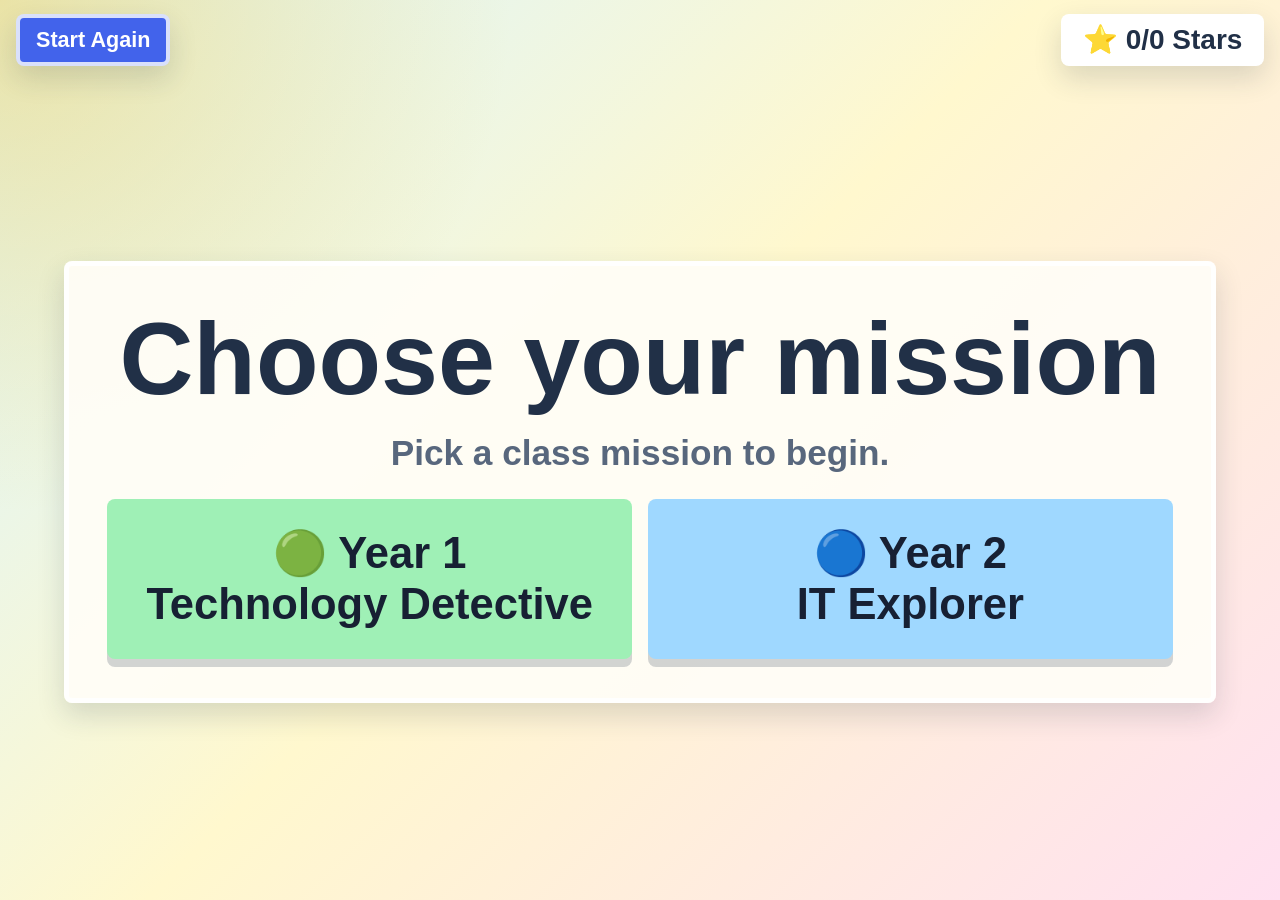
<file: Technology detectives/index.html>
<!DOCTYPE html>
<html lang="en">
<head>
  <meta charset="UTF-8">
  <meta name="viewport" content="width=device-width, initial-scale=1.0">
  <title>Technology Detectives</title>
  <link rel="stylesheet" href="style.css">
</head>
<body>
  <header class="top-bar" aria-label="Game progress">
    <button class="small-button" id="homeButton" type="button">Start Again</button>
    <div class="stars" id="starCounter" aria-live="polite">⭐ 0/0 Stars</div>
  </header>

  <main id="app" class="app" aria-live="polite"></main>

  <script src="script.js"></script>
</body>
</html>
</file>
<file: Laptop Lab/style.css>
:root {
  --ink: #213047;
  --muted: #58677d;
  --paper: #fffdf7;
  --blue: #1877f2;
  --green: #1f9d55;
  --yellow: #ffce3a;
  --pink: #ff6fae;
  --orange: #ff8a2a;
  --red: #e34949;
  --teal: #1f9fb5;
  --border: #d7e0ee;
  --shadow: 0 12px 28px rgba(33, 48, 71, 0.16);
  --mission: #4f7cff;
  --mission-2: #7fe0ff;
}

* {
  box-sizing: border-box;
}

html,
body {
  margin: 0;
  min-height: 100%;
}

body {
  min-height: 100vh;
  font-family: "Comic Sans MS", "Trebuchet MS", Arial, sans-serif;
  color: var(--ink);
  background:
    radial-gradient(circle at top left, rgba(255, 206, 58, 0.45), transparent 28rem),
    radial-gradient(circle at bottom right, rgba(127, 224, 255, 0.4), transparent 24rem),
    linear-gradient(135deg, #d9f4ff 0%, #fff8ce 48%, #ffe0f0 100%);
}

button {
  font: inherit;
}

.top-bar {
  position: fixed;
  top: 0;
  left: 0;
  right: 0;
  z-index: 10;
  display: flex;
  align-items: center;
  justify-content: space-between;
  gap: 1rem;
  padding: 0.85rem 1rem;
}

.stars,
.small-button {
  min-height: 3.25rem;
  border: 4px solid rgba(255, 255, 255, 0.8);
  border-radius: 8px;
  box-shadow: var(--shadow);
  background: #ffffff;
}

.stars {
  display: flex;
  align-items: center;
  padding: 0 1.1rem;
  font-size: clamp(1.25rem, 2.4vw, 1.75rem);
  font-weight: 800;
}

.small-button {
  padding: 0 1rem;
  color: #ffffff;
  background: #4263eb;
  font-size: clamp(1rem, 2vw, 1.35rem);
  font-weight: 800;
  cursor: pointer;
}

.app {
  display: grid;
  min-height: 100vh;
  place-items: center;
  padding: 6rem 1.3rem 2rem;
}

.screen {
  width: min(74rem, 100%);
  animation: pop-in 260ms ease;
}

.center {
  text-align: center;
}

.panel {
  padding: clamp(1.2rem, 3vw, 2.5rem);
  border: 5px solid rgba(255, 255, 255, 0.85);
  border-radius: 8px;
  background: rgba(255, 253, 247, 0.95);
  box-shadow: var(--shadow);
}

h1,
h2,
h3,
p {
  margin: 0;
}

h1 {
  font-size: clamp(3.1rem, 8vw, 6.8rem);
  line-height: 1.02;
}

h2 {
  font-size: clamp(2.2rem, 5vw, 4.1rem);
  line-height: 1.05;
}

.subtitle,
.prompt,
.message,
.intro,
.success-list {
  max-width: 60rem;
  margin: 1.1rem auto 0;
  color: var(--muted);
  font-size: clamp(1.4rem, 3vw, 2.1rem);
  font-weight: 700;
  line-height: 1.25;
}

.intro {
  margin-top: 1.5rem;
  color: var(--ink);
}

.definition {
  display: inline-block;
  margin-top: 1.3rem;
  padding: 0.85rem 1.15rem;
  border: 4px dashed #58b368;
  border-radius: 8px;
  background: #edfff1;
  font-size: clamp(1.2rem, 2.6vw, 1.75rem);
  font-weight: 800;
}

.mission-tag {
  display: inline-block;
  margin-top: 1rem;
  padding: 0.55rem 0.9rem;
  border-radius: 999px;
  background: linear-gradient(90deg, var(--mission), var(--mission-2));
  color: #ffffff;
  font-size: clamp(1.05rem, 2vw, 1.35rem);
  font-weight: 900;
}

.objective-list {
  display: grid;
  gap: 0.65rem;
  max-width: 48rem;
  margin: 1.35rem auto 0;
  padding: 0;
  list-style: none;
  font-size: clamp(1.2rem, 2.4vw, 1.7rem);
  font-weight: 800;
  color: var(--ink);
}

.objective-list li {
  padding: 0.7rem 1rem;
  border: 3px solid var(--border);
  border-radius: 8px;
  background: #ffffff;
}

.big-button,
.answer-button,
.choice-button,
.label-chip,
.icon-chip,
.part-button,
.drop-zone,
.chip-button,
.mini-part-button {
  min-height: 5.2rem;
  border: 0;
  border-radius: 8px;
  box-shadow: 0 8px 0 rgba(33, 48, 71, 0.2);
  color: #172033;
  font-size: clamp(1.45rem, 3vw, 2.2rem);
  font-weight: 900;
  cursor: pointer;
  transition: transform 160ms ease, box-shadow 160ms ease, filter 160ms ease, opacity 160ms ease;
}

.big-button:hover,
.answer-button:hover,
.choice-button:hover,
.label-chip:hover,
.icon-chip:hover,
.part-button:hover,
.chip-button:hover,
.mini-part-button:hover {
  filter: brightness(1.04);
  transform: translateY(-2px);
}

.big-button:active,
.answer-button:active,
.choice-button:active,
.label-chip:active,
.icon-chip:active,
.part-button:active,
.chip-button:active,
.mini-part-button:active {
  transform: translateY(2px);
  box-shadow: 0 3px 0 rgba(33, 48, 71, 0.2);
}

.big-button {
  margin-top: 2rem;
  padding: 0 3rem;
  background: var(--yellow);
}

.activity-header {
  display: flex;
  align-items: center;
  justify-content: space-between;
  gap: 1rem;
  margin-bottom: 1rem;
}

.step-label {
  color: var(--muted);
  font-size: clamp(1.05rem, 2vw, 1.4rem);
  font-weight: 900;
}

.feedback {
  min-height: 4.1rem;
  margin-top: 1.2rem;
  padding: 0.85rem 1rem;
  border-radius: 8px;
  background: #ffffff;
  color: var(--ink);
  font-size: clamp(1.25rem, 2.6vw, 1.9rem);
  font-weight: 900;
  text-align: center;
}

.feedback.good {
  border: 5px solid var(--green);
}

.feedback.try {
  border: 5px solid var(--orange);
}

.panel-grid {
  display: grid;
  gap: 1.3rem;
  grid-template-columns: minmax(0, 1.2fr) minmax(0, 0.8fr);
  align-items: start;
}

.laptop-stage {
  position: relative;
  width: min(100%, 60rem);
  margin: 0 auto;
  aspect-ratio: 4 / 3;
}

.laptop-shell {
  position: absolute;
  inset: 10% 10% 10% 10%;
  border-radius: 22px;
  background: linear-gradient(180deg, #dfe7f7 0%, #b7c5e3 100%);
  box-shadow: inset 0 -10px 0 rgba(33, 48, 71, 0.12);
}

.laptop-screen {
  position: absolute;
  top: 11%;
  left: 22%;
  width: 56%;
  height: 33%;
  border: 6px solid #2d3f5e;
  border-radius: 18px;
  background: linear-gradient(180deg, #90d6ff 0%, #dff9ff 100%);
  box-shadow: inset 0 0 0 6px rgba(255, 255, 255, 0.28);
}

.laptop-camera {
  position: absolute;
  top: 9.5%;
  left: 48.5%;
  width: 3.6%;
  height: 3.6%;
  border-radius: 50%;
  background: #2d3f5e;
  box-shadow: 0 0 0 4px rgba(255, 255, 255, 0.45);
}

.speaker-dot {
  position: absolute;
  top: 38%;
  width: 2.4%;
  height: 2.4%;
  border-radius: 50%;
  background: #2d3f5e;
  box-shadow: 0 0 0 4px rgba(255, 255, 255, 0.16);
}

.speaker-left {
  left: 22%;
}

.speaker-right {
  right: 22%;
}

.laptop-keyboard {
  position: absolute;
  top: 51%;
  left: 15%;
  width: 70%;
  height: 24%;
  border-radius: 18px;
  background:
    linear-gradient(180deg, #f7f9ff 0%, #e4e9f4 100%),
    repeating-linear-gradient(
      0deg,
      rgba(33, 48, 71, 0.12) 0 3px,
      transparent 3px 18px
    );
  box-shadow: inset 0 -8px 0 rgba(33, 48, 71, 0.1);
}

.keyboard-keys {
  position: absolute;
  inset: 8% 5%;
  border-radius: 12px;
  background:
    linear-gradient(90deg, rgba(33, 48, 71, 0.08) 0 0) 0 0 / 100% 100%,
    repeating-linear-gradient(90deg, rgba(33, 48, 71, 0.12) 0 2px, transparent 2px 8%),
    repeating-linear-gradient(0deg, rgba(33, 48, 71, 0.12) 0 2px, transparent 2px 25%);
  opacity: 0.65;
}

.trackpad {
  position: absolute;
  top: 78.5%;
  left: 42%;
  width: 16%;
  height: 8%;
  border: 5px solid rgba(33, 48, 71, 0.2);
  border-radius: 10px;
  background: linear-gradient(180deg, #eff4ff 0%, #dde6f8 100%);
}

.part-button,
.drop-zone,
.mini-part-button {
  position: absolute;
  display: grid;
  place-items: center;
  padding: 0.4rem;
  border: 4px solid rgba(255, 255, 255, 0.45);
  background: rgba(255, 206, 58, 0.16);
  color: var(--ink);
  text-shadow: 0 1px 0 rgba(255, 255, 255, 0.6);
}

.part-button {
  background: rgba(127, 224, 255, 0.16);
}

.part-button::before {
  content: "?";
  display: grid;
  place-items: center;
  width: 2.5rem;
  height: 2.5rem;
  margin-bottom: 0.2rem;
  border-radius: 50%;
  background: rgba(255, 255, 255, 0.9);
  font-size: 1.55rem;
  font-weight: 900;
}

.part-button .part-name,
.mini-part-button .part-name,
.drop-zone .drop-name {
  font-size: clamp(1rem, 1.9vw, 1.5rem);
  font-weight: 900;
  line-height: 1;
}

.part-button.found {
  border-color: var(--green);
  background: rgba(31, 157, 85, 0.18);
}

.part-button.found::before {
  content: "✓";
  background: #edfff1;
  color: var(--green);
}

.part-button.found .part-name {
  display: block;
}

.part-button .part-name {
  display: none;
}

.mini-part-button.mini-target {
  outline: 5px solid rgba(24, 119, 242, 0.28);
  box-shadow:
    0 0 0 6px rgba(255, 255, 255, 0.4),
    0 8px 0 rgba(33, 48, 71, 0.2);
}

.drop-zone {
  background: rgba(255, 255, 255, 0.55);
  border-style: dashed;
  border-color: rgba(33, 48, 71, 0.2);
}

.drop-zone.ready {
  border-color: var(--blue);
  background: rgba(24, 119, 242, 0.12);
}

.drop-zone.filled {
  border-color: var(--green);
  background: rgba(31, 157, 85, 0.16);
}

.drop-zone .drop-name {
  display: block;
  padding: 0.25rem 0.4rem;
  border-radius: 999px;
  background: rgba(255, 255, 255, 0.9);
}

.drop-zone.filled .drop-name {
  background: #edfff1;
}

.label-bank,
.icon-bank {
  display: grid;
  grid-template-columns: repeat(2, minmax(0, 1fr));
  gap: 0.9rem;
}

.label-chip {
  padding: 0 1rem;
  background: linear-gradient(180deg, #9fd8ff 0%, #73befa 100%);
}

.label-chip.correct,
.icon-chip.correct {
  background: linear-gradient(180deg, #9ff0b6 0%, #65da8a 100%);
}

.label-chip.selected,
.icon-chip.selected {
  outline: 5px solid rgba(24, 119, 242, 0.35);
  transform: translateY(-2px) scale(1.02);
}

.label-chip.used,
.icon-chip.used {
  opacity: 0.45;
  cursor: default;
  box-shadow: 0 4px 0 rgba(33, 48, 71, 0.12);
}

.answer-list,
.button-row {
  display: grid;
  gap: 1rem;
  margin-top: 1.4rem;
}

.button-row {
  grid-template-columns: repeat(3, minmax(0, 1fr));
}

.answer-list {
  grid-template-columns: repeat(3, minmax(0, 1fr));
}

.choice-button {
  padding: 0 1rem;
}

.power {
  background: #9ff0b6;
}

.volume {
  background: #ffd179;
}

.brightness {
  background: #ffb0cf;
}

.power.selected {
  outline: 5px solid rgba(31, 157, 85, 0.28);
}

.volume.selected {
  outline: 5px solid rgba(255, 138, 42, 0.28);
}

.brightness.selected {
  outline: 5px solid rgba(255, 111, 174, 0.28);
}

.activity-two-layout {
  display: grid;
  gap: 1.2rem;
  grid-template-columns: minmax(0, 1.15fr) minmax(0, 0.85fr);
  align-items: start;
}

.activity-card {
  padding: 1rem;
  border-radius: 8px;
  background: #ffffff;
  box-shadow: var(--shadow);
}

.hint-bar {
  display: grid;
  gap: 0.7rem;
  margin-top: 0.9rem;
  padding: 0.85rem;
  border: 4px solid rgba(24, 119, 242, 0.2);
  border-radius: 8px;
  background: #f2f9ff;
  font-size: clamp(1.15rem, 2.2vw, 1.5rem);
  font-weight: 800;
}

.chip-board {
  position: relative;
  min-height: 31rem;
  margin-top: 1rem;
  border: 5px solid rgba(255, 255, 255, 0.8);
  border-radius: 8px;
  background:
    radial-gradient(circle at 20% 20%, rgba(255, 206, 58, 0.18), transparent 28%),
    linear-gradient(135deg, #eff9ff 0%, #d7efff 100%);
  box-shadow: var(--shadow);
  overflow: hidden;
}

.chip-button {
  position: absolute;
  width: clamp(3.6rem, 6vw, 5rem);
  height: clamp(2.4rem, 4vw, 3rem);
  border-radius: 999px;
  background: linear-gradient(180deg, #ffdf7d 0%, #ffbc33 100%);
  border: 4px solid rgba(33, 48, 71, 0.12);
  font-size: clamp(1rem, 1.8vw, 1.35rem);
}

.chip-button.collected {
  opacity: 0;
  transform: scale(0.2);
  pointer-events: none;
}

.collect-counter {
  display: inline-block;
  margin-top: 0.9rem;
  padding: 0.55rem 0.9rem;
  border-radius: 999px;
  background: #ffffff;
  border: 4px solid var(--yellow);
  font-size: clamp(1.15rem, 2vw, 1.45rem);
  font-weight: 900;
}

.icon-row {
  display: grid;
  gap: 0.8rem;
  grid-template-columns: repeat(5, minmax(0, 1fr));
  margin-top: 1rem;
}

.icon-chip {
  min-height: 5.6rem;
  padding: 0.5rem 0.3rem;
  background: linear-gradient(180deg, #9fd8ff 0%, #6fbefa 100%);
}

.icon-chip .icon-emoji {
  display: block;
  font-size: clamp(1.9rem, 4vw, 3.2rem);
  line-height: 1;
}

.icon-chip .icon-name {
  display: block;
  margin-top: 0.15rem;
  font-size: clamp(0.95rem, 1.7vw, 1.3rem);
}

.drag-target {
  min-height: 13rem;
  margin-top: 1rem;
  padding: 1rem;
  border: 5px dashed rgba(33, 48, 71, 0.2);
  border-radius: 8px;
  background: rgba(255, 255, 255, 0.65);
}

.drag-target.ready {
  border-color: var(--green);
  background: rgba(31, 157, 85, 0.08);
}

.placed-icons {
  display: grid;
  grid-template-columns: repeat(5, minmax(0, 1fr));
  gap: 0.6rem;
  margin-top: 0.9rem;
}

.placed-icon {
  display: grid;
  place-items: center;
  min-height: 4.4rem;
  padding: 0.45rem;
  border-radius: 8px;
  background: linear-gradient(180deg, #9ff0b6 0%, #65da8a 100%);
  font-size: clamp(0.95rem, 1.7vw, 1.25rem);
  font-weight: 900;
}

.badge {
  display: inline-grid;
  gap: 0.4rem;
  place-items: center;
  min-width: min(31rem, 100%);
  margin-top: 1.5rem;
  padding: 1.3rem;
  border: 7px solid #d9a408;
  border-radius: 8px;
  background: linear-gradient(180deg, #fff7a8, #ffc83d);
  box-shadow: var(--shadow);
  color: #563800;
}

.badge.standard {
  border-color: #4e9af1;
  background: linear-gradient(180deg, #e8f5ff, #87d7ff);
  color: #123b5f;
}

.badge-icon {
  font-size: clamp(4rem, 9vw, 6rem);
  line-height: 1;
}

.badge-title {
  font-size: clamp(2rem, 4.5vw, 3.4rem);
  font-weight: 900;
  line-height: 1.05;
}

.final-stars {
  margin-top: 1.2rem;
  font-size: clamp(1.7rem, 4vw, 3rem);
  font-weight: 900;
}

.confetti {
  position: fixed;
  inset: 0;
  pointer-events: none;
  overflow: hidden;
}

.confetti span {
  position: absolute;
  top: -2rem;
  width: 0.8rem;
  height: 1.2rem;
  border-radius: 2px;
  animation: confetti-fall 3.2s linear infinite;
}

@keyframes pop-in {
  from {
    opacity: 0;
    transform: scale(0.97);
  }
  to {
    opacity: 1;
    transform: scale(1);
  }
}

@keyframes confetti-fall {
  from {
    transform: translateY(-5vh) rotate(0deg);
  }
  to {
    transform: translateY(110vh) rotate(540deg);
  }
}

@media (max-width: 980px) {
  .panel-grid,
  .activity-two-layout {
    grid-template-columns: 1fr;
  }

  .button-row,
  .answer-list,
  .icon-row,
  .placed-icons,
  .label-bank {
    grid-template-columns: repeat(2, minmax(0, 1fr));
  }
}

@media (max-width: 560px) {
  .top-bar {
    align-items: stretch;
    padding: 0.55rem;
  }

  .small-button,
  .stars {
    min-height: 2.8rem;
    padding: 0 0.65rem;
  }

  .app {
    padding-top: 5.2rem;
  }

  .button-row,
  .answer-list,
  .icon-row,
  .placed-icons,
  .label-bank {
    grid-template-columns: 1fr;
  }

  .chip-board {
    min-height: 26rem;
  }
}
</file>
<file: Technology detectives/style.css>
:root {
  --ink: #213047;
  --muted: #58677d;
  --paper: #fffdf7;
  --blue: #1877f2;
  --green: #1f9d55;
  --yellow: #ffce3a;
  --pink: #ff6fae;
  --orange: #ff8a2a;
  --red: #e34949;
  --border: #d7e0ee;
  --shadow: 0 12px 28px rgba(33, 48, 71, 0.16);
}

* {
  box-sizing: border-box;
}

html,
body {
  margin: 0;
  min-height: 100%;
}

body {
  min-height: 100vh;
  font-family: "Comic Sans MS", "Trebuchet MS", Arial, sans-serif;
  color: var(--ink);
  background:
    radial-gradient(circle at top left, rgba(255, 206, 58, 0.45), transparent 32rem),
    linear-gradient(135deg, #d9f4ff 0%, #fff8ce 48%, #ffe0f0 100%);
}

button {
  font: inherit;
}

.top-bar {
  position: fixed;
  top: 0;
  left: 0;
  right: 0;
  z-index: 10;
  display: flex;
  align-items: center;
  justify-content: space-between;
  gap: 1rem;
  padding: 0.85rem 1rem;
}

.stars,
.small-button {
  min-height: 3.25rem;
  border: 4px solid rgba(255, 255, 255, 0.8);
  border-radius: 8px;
  box-shadow: var(--shadow);
  background: #ffffff;
}

.stars {
  display: flex;
  align-items: center;
  padding: 0 1.1rem;
  font-size: clamp(1.25rem, 2.4vw, 1.75rem);
  font-weight: 800;
}

.small-button {
  padding: 0 1rem;
  color: #ffffff;
  background: #4263eb;
  font-size: clamp(1rem, 2vw, 1.35rem);
  font-weight: 800;
  cursor: pointer;
}

.app {
  display: grid;
  min-height: 100vh;
  place-items: center;
  padding: 6rem 1.3rem 2rem;
}

.screen {
  width: min(72rem, 100%);
  animation: pop-in 260ms ease;
}

.wide-screen {
  width: min(88rem, 100%);
}

.center {
  text-align: center;
}

.panel {
  padding: clamp(1.2rem, 3vw, 2.5rem);
  border: 5px solid rgba(255, 255, 255, 0.85);
  border-radius: 8px;
  background: rgba(255, 253, 247, 0.93);
  box-shadow: var(--shadow);
}

h1,
h2 {
  margin: 0;
  line-height: 1.05;
}

h1 {
  font-size: clamp(3.1rem, 8vw, 6.8rem);
}

h2 {
  font-size: clamp(2.2rem, 5vw, 4.1rem);
}

.subtitle,
.prompt,
.message {
  max-width: 58rem;
  margin: 1.2rem auto 0;
  color: var(--muted);
  font-size: clamp(1.45rem, 3vw, 2.2rem);
  font-weight: 700;
  line-height: 1.25;
}

.definition {
  display: inline-block;
  margin-top: 1.4rem;
  padding: 0.85rem 1.15rem;
  border: 4px dashed #58b368;
  border-radius: 8px;
  background: #edfff1;
  font-size: clamp(1.25rem, 2.6vw, 1.8rem);
  font-weight: 800;
}

.big-button,
.answer-button,
.choice-button {
  min-height: 5.4rem;
  border: 0;
  border-radius: 8px;
  box-shadow: 0 8px 0 rgba(33, 48, 71, 0.2);
  color: #172033;
  font-size: clamp(1.55rem, 3vw, 2.4rem);
  font-weight: 900;
  cursor: pointer;
  transition: transform 160ms ease, box-shadow 160ms ease, filter 160ms ease;
}

.big-button:hover,
.answer-button:hover,
.choice-button:hover,
.item-card:hover,
.small-button:hover {
  filter: brightness(1.04);
  transform: translateY(-2px);
}

.big-button:active,
.answer-button:active,
.choice-button:active,
.item-card:active,
.small-button:active {
  transform: translateY(2px);
  box-shadow: 0 3px 0 rgba(33, 48, 71, 0.2);
}

.big-button {
  margin-top: 2rem;
  padding: 0 3rem;
  background: var(--yellow);
}

.mission-grid,
.teacher-grid {
  display: grid;
  gap: 1rem;
  margin-top: 1.5rem;
}

.mission-grid {
  grid-template-columns: repeat(2, minmax(0, 1fr));
}

.teacher-grid {
  grid-template-columns: repeat(2, minmax(0, 1fr));
  align-items: start;
}

.mission-button {
  min-height: 10rem;
  border: 0;
  border-radius: 8px;
  box-shadow: 0 8px 0 rgba(33, 48, 71, 0.2);
  color: #172033;
  font-size: clamp(1.7rem, 3.4vw, 3rem);
  font-weight: 900;
  line-height: 1.18;
  cursor: pointer;
  transition: transform 160ms ease, box-shadow 160ms ease, filter 160ms ease;
}

.mission-button.year1 {
  background: #9ff0b6;
}

.mission-button.year2 {
  background: #9fd8ff;
}

.mission-button:hover {
  filter: brightness(1.04);
  transform: translateY(-2px);
}

.mission-button:active {
  transform: translateY(2px);
  box-shadow: 0 3px 0 rgba(33, 48, 71, 0.2);
}

.note-line {
  margin: 0.7rem 0 0;
  color: var(--muted);
  font-size: clamp(1.05rem, 2vw, 1.45rem);
  font-weight: 800;
  line-height: 1.25;
}

.activity-header {
  display: flex;
  align-items: center;
  justify-content: space-between;
  gap: 1rem;
  margin-bottom: 1.2rem;
}

.step-label {
  color: var(--muted);
  font-size: clamp(1.05rem, 2vw, 1.4rem);
  font-weight: 900;
}

.item-display {
  display: grid;
  gap: 0.4rem;
  place-items: center;
  min-height: 14rem;
  margin: 1rem 0;
}

.item-icon {
  font-size: clamp(5.6rem, 13vw, 10rem);
  line-height: 1;
}

.item-name {
  font-size: clamp(2rem, 4.5vw, 3.6rem);
  font-weight: 900;
}

.button-row,
.answer-list {
  display: grid;
  gap: 1rem;
  margin-top: 1.4rem;
}

.button-row {
  grid-template-columns: repeat(2, minmax(0, 1fr));
}

.answer-list {
  grid-template-columns: repeat(3, minmax(0, 1fr));
}

.choice-button.tech {
  background: #9ff0b6;
}

.choice-button.not-tech {
  background: #ffd179;
}

.answer-button:nth-child(1) {
  background: #9fd8ff;
}

.answer-button:nth-child(2) {
  background: #ffd179;
}

.answer-button:nth-child(3) {
  background: #ffb0cf;
}

.feedback {
  min-height: 4.1rem;
  margin-top: 1.2rem;
  padding: 0.85rem 1rem;
  border-radius: 8px;
  background: #ffffff;
  color: var(--ink);
  font-size: clamp(1.25rem, 2.6vw, 1.9rem);
  font-weight: 900;
  text-align: center;
}

.feedback.good {
  border: 5px solid var(--green);
}

.feedback.try {
  border: 5px solid var(--orange);
}

.scene-panel {
  background: linear-gradient(180deg, rgba(255, 255, 255, 0.96), rgba(242, 250, 255, 0.96));
}

.spot-grid {
  display: grid;
  grid-template-columns: repeat(2, minmax(0, 1fr));
  gap: 0.8rem;
  margin: 1.1rem 0;
}

.safety-card {
  min-height: 8.8rem;
  background: linear-gradient(180deg, #ffe7a9, #fff8dc);
}

.safety-card.selected {
  background: linear-gradient(180deg, #ddf8e3, #c9f3d2);
}

.rule-pool {
  grid-template-columns: repeat(3, minmax(0, 1fr));
}

.rule-drop {
  min-height: 9rem;
  margin-top: 0.8rem;
  background: #fffbe8;
}

.place-grid {
  display: grid;
  grid-template-columns: repeat(3, minmax(0, 1fr));
  gap: 0.9rem;
  margin: 1.2rem 0;
}

.place-card {
  display: grid;
  place-items: center;
  min-height: 9.5rem;
  padding: 1rem 0.75rem;
  border: 0;
  border-radius: 8px;
  box-shadow: 0 8px 0 rgba(33, 48, 71, 0.2);
  color: #172033;
  font-size: clamp(1.45rem, 2.8vw, 2.2rem);
  font-weight: 900;
  cursor: pointer;
  transition: transform 160ms ease, box-shadow 160ms ease, filter 160ms ease;
}

.place-card:hover {
  filter: brightness(1.04);
  transform: translateY(-2px);
}

.place-card:active {
  transform: translateY(2px);
  box-shadow: 0 3px 0 rgba(33, 48, 71, 0.2);
}

.place-icon {
  font-size: clamp(3rem, 6vw, 4.8rem);
  line-height: 1;
}

.place-name {
  margin-top: 0.35rem;
}

.place-hospital {
  background: linear-gradient(180deg, #ffb6c9, #ffdeea);
}

.place-supermarket {
  background: linear-gradient(180deg, #a9e8b0, #dff9e1);
}

.place-airport {
  background: linear-gradient(180deg, #a7d8ff, #dff0ff);
}

.place-library {
  background: linear-gradient(180deg, #f7d38b, #fff1cb);
}

.place-fire {
  background: linear-gradient(180deg, #ffb06c, #ffe0c3);
}

.place-zoo {
  background: linear-gradient(180deg, #9fe0c8, #defaf0);
}

.classroom-scene {
  margin: 1.1rem 0 1.3rem;
  padding: 1rem;
  border: 5px solid #98c7ff;
  border-radius: 8px;
  background:
    linear-gradient(180deg, #dff4ff 0%, #fff8db 100%);
  box-shadow: var(--shadow);
}

.classroom-scene.place-hospital {
  background: linear-gradient(180deg, #ffe1eb 0%, #fff9d9 100%);
}

.classroom-scene.place-supermarket {
  background: linear-gradient(180deg, #def9e1 0%, #fff7df 100%);
}

.classroom-scene.place-airport {
  background: linear-gradient(180deg, #dbeeff 0%, #fff6db 100%);
}

.classroom-scene.place-library {
  background: linear-gradient(180deg, #fff0c8 0%, #f4ffe8 100%);
}

.classroom-scene.place-fire {
  background: linear-gradient(180deg, #ffe3c0 0%, #fff2d8 100%);
}

.classroom-scene.place-zoo {
  background: linear-gradient(180deg, #d4f7ee 0%, #f8ffe4 100%);
}

.classroom-topbar {
  display: flex;
  align-items: center;
  justify-content: space-between;
  gap: 1rem;
  margin-bottom: 1rem;
  padding: 0.75rem 1rem;
  border-radius: 8px;
  background: rgba(255, 255, 255, 0.95);
  font-size: clamp(1rem, 2vw, 1.35rem);
  font-weight: 900;
}

.classroom-grid {
  grid-template-columns: repeat(6, minmax(0, 1fr));
}

.scene-card {
  min-height: 8.6rem;
}

.workplace-grid {
  display: grid;
  gap: 0.8rem;
  margin: 1.2rem 0;
  grid-template-columns: repeat(3, minmax(0, 1fr));
}

.job-card {
  display: grid;
  place-items: center;
  margin-top: 1rem;
  padding: 1.2rem;
  border: 5px solid var(--border);
  border-radius: 8px;
  background: linear-gradient(180deg, #ffffff, #f2f7ff);
  box-shadow: var(--shadow);
  text-align: center;
}

.classroom-build {
  display: grid;
  gap: 1rem;
  margin: 1rem 0;
}

.build-room {
  display: grid;
  grid-template-columns: repeat(3, minmax(0, 1fr));
  gap: 0.8rem;
}

.build-slot {
  min-height: 8.8rem;
}

.build-slot.build-filled {
  border-color: var(--green);
  background: linear-gradient(180deg, #f2fff6, #dff7e7);
}

.build-summary {
  display: grid;
  grid-template-columns: repeat(2, minmax(0, 1fr));
  gap: 0.8rem;
}

.summary-card {
  display: grid;
  justify-items: center;
  padding: 0.9rem;
  border: 5px solid var(--border);
  border-radius: 8px;
  background: #ffffff;
  box-shadow: 0 6px 0 rgba(33, 48, 71, 0.12);
}

.summary-card.highlight {
  border-color: var(--yellow);
  background: linear-gradient(180deg, #fff9d2, #fff1a4);
}

.summary-text {
  margin: 0.5rem 0 0;
  font-size: clamp(0.95rem, 1.7vw, 1.25rem);
  font-weight: 700;
  line-height: 1.25;
  text-align: center;
}

.hunt-grid {
  display: grid;
  grid-template-columns: repeat(7, minmax(0, 1fr));
  gap: 0.8rem;
  margin: 1.4rem 0;
}

.drag-pool,
.drop-grid {
  display: grid;
  gap: 0.8rem;
  margin: 1.2rem 0;
}

.drag-pool {
  grid-template-columns: repeat(6, minmax(0, 1fr));
}

.drop-grid.three {
  grid-template-columns: repeat(3, minmax(0, 1fr));
}

.drop-grid.locations {
  grid-template-columns: repeat(7, minmax(0, 1fr));
}

.drop-grid.purposes {
  grid-template-columns: repeat(4, minmax(0, 1fr));
}

.item-card {
  display: grid;
  place-items: center;
  min-height: 8rem;
  padding: 0.7rem 0.45rem;
  border: 5px solid var(--border);
  border-radius: 8px;
  background: #ffffff;
  box-shadow: 0 6px 0 rgba(33, 48, 71, 0.12);
  cursor: pointer;
  transition: transform 160ms ease, box-shadow 160ms ease, border-color 160ms ease, background 160ms ease;
}

.drag-card {
  min-height: 7.4rem;
}

.drag-card.done {
  border-color: var(--green);
  background: #e8fff0;
  color: #42604b;
  cursor: default;
  opacity: 0.72;
}

.item-card.selected {
  border-color: var(--green);
  background: #e8fff0;
}

.item-card.wrong {
  border-color: var(--red);
  background: #fff0f0;
}

.card-icon {
  font-size: clamp(2.3rem, 5vw, 3.6rem);
  line-height: 1;
}

.card-name {
  margin-top: 0.25rem;
  font-size: clamp(1rem, 1.8vw, 1.35rem);
  font-weight: 900;
}

.drop-box {
  display: grid;
  place-items: center;
  min-height: 8.2rem;
  padding: 0.75rem;
  border: 5px dashed #8bb4e8;
  border-radius: 8px;
  background: #eef8ff;
  box-shadow: 0 6px 0 rgba(33, 48, 71, 0.12);
  color: #172033;
  font-size: clamp(1.1rem, 2.2vw, 1.8rem);
  font-weight: 900;
  line-height: 1.15;
  cursor: pointer;
  transition: transform 160ms ease, box-shadow 160ms ease, filter 160ms ease;
}

.drop-box:nth-child(2n) {
  border-color: #f0b24d;
  background: #fff7df;
}

.drop-box:nth-child(3n) {
  border-color: #62be79;
  background: #effff3;
}

.drop-box:hover {
  filter: brightness(1.03);
  transform: translateY(-2px);
}

.drop-box:active {
  transform: translateY(2px);
  box-shadow: 0 3px 0 rgba(33, 48, 71, 0.12);
}

.badge {
  display: inline-grid;
  gap: 0.4rem;
  place-items: center;
  min-width: min(29rem, 100%);
  margin-top: 1.5rem;
  padding: 1.3rem;
  border: 7px solid #d9a408;
  border-radius: 8px;
  background: linear-gradient(180deg, #fff7a8, #ffc83d);
  box-shadow: var(--shadow);
  color: #563800;
}

.badge.standard {
  border-color: #4e9af1;
  background: linear-gradient(180deg, #e8f5ff, #87d7ff);
  color: #123b5f;
}

.badge-icon {
  font-size: clamp(4rem, 9vw, 6rem);
  line-height: 1;
}

.badge-title {
  font-size: clamp(2rem, 4.5vw, 3.4rem);
  font-weight: 900;
  line-height: 1.05;
}

.final-stars {
  margin-top: 1.2rem;
  font-size: clamp(1.7rem, 4vw, 3rem);
  font-weight: 900;
}

.confetti {
  position: fixed;
  inset: 0;
  pointer-events: none;
  overflow: hidden;
}

.confetti span {
  position: absolute;
  top: -2rem;
  width: 0.8rem;
  height: 1.2rem;
  border-radius: 2px;
  animation: confetti-fall 3.2s linear infinite;
}

@keyframes pop-in {
  from {
    opacity: 0;
    transform: scale(0.97);
  }
  to {
    opacity: 1;
    transform: scale(1);
  }
}

@keyframes confetti-fall {
  from {
    transform: translateY(-5vh) rotate(0deg);
  }
  to {
    transform: translateY(110vh) rotate(540deg);
  }
}

@media (max-width: 900px) {
  .answer-list,
  .button-row,
  .mission-grid,
  .teacher-grid {
    grid-template-columns: 1fr;
  }

  .hunt-grid,
  .drag-pool,
  .drop-grid.locations,
  .drop-grid.purposes,
  .spot-grid,
  .rule-pool,
  .classroom-grid,
  .place-grid {
    grid-template-columns: repeat(3, minmax(0, 1fr));
  }

  .workplace-grid {
    grid-template-columns: repeat(2, minmax(0, 1fr));
  }

  .build-room,
  .build-summary {
    grid-template-columns: 1fr;
  }

  .drop-grid.three {
    grid-template-columns: 1fr;
  }
}

@media (max-width: 560px) {
  .top-bar {
    align-items: stretch;
    padding: 0.55rem;
  }

  .small-button,
  .stars {
    min-height: 2.8rem;
    padding: 0 0.65rem;
  }

  .app {
    padding-top: 5.2rem;
  }

  .hunt-grid,
  .drag-pool,
  .drop-grid.locations,
  .drop-grid.purposes,
  .spot-grid,
  .rule-pool,
  .classroom-grid,
  .place-grid,
  .workplace-grid {
    grid-template-columns: repeat(2, minmax(0, 1fr));
  }

  .build-room,
  .build-summary {
    grid-template-columns: 1fr;
  }
}
</file>
